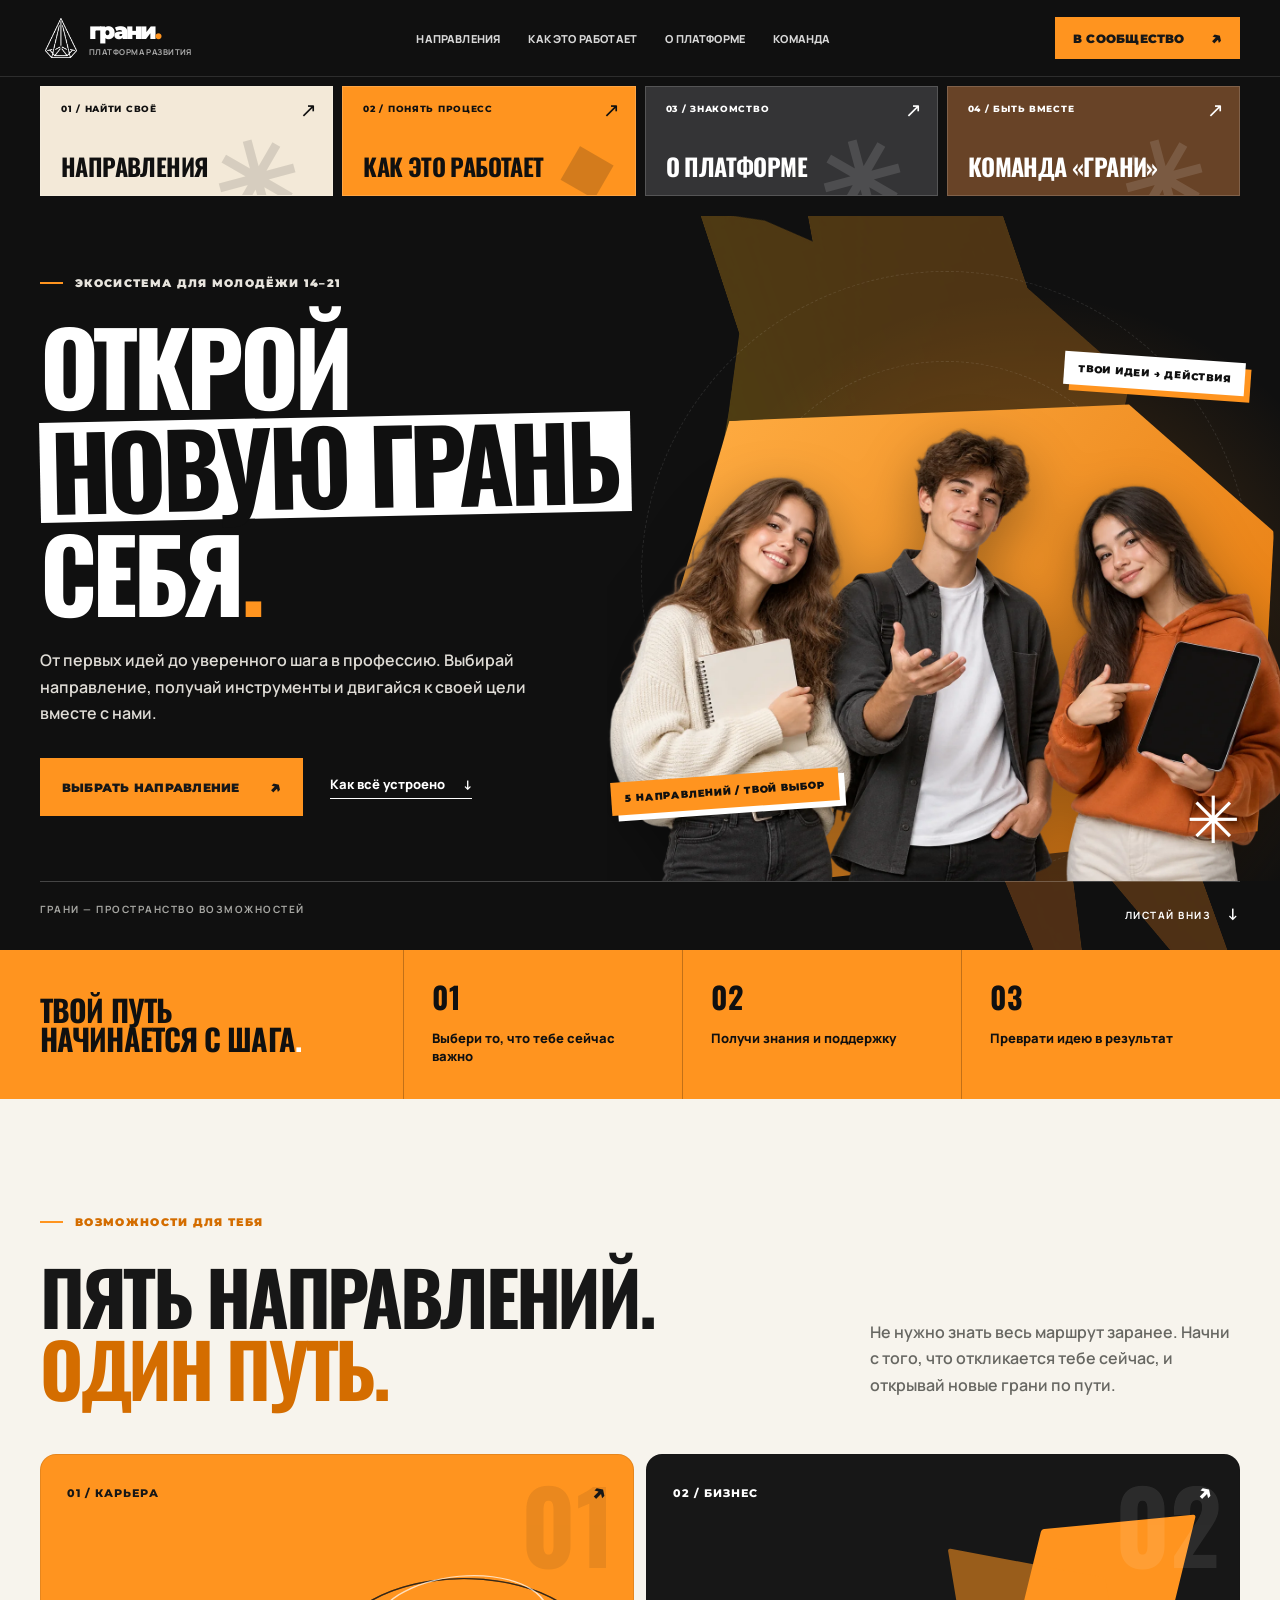
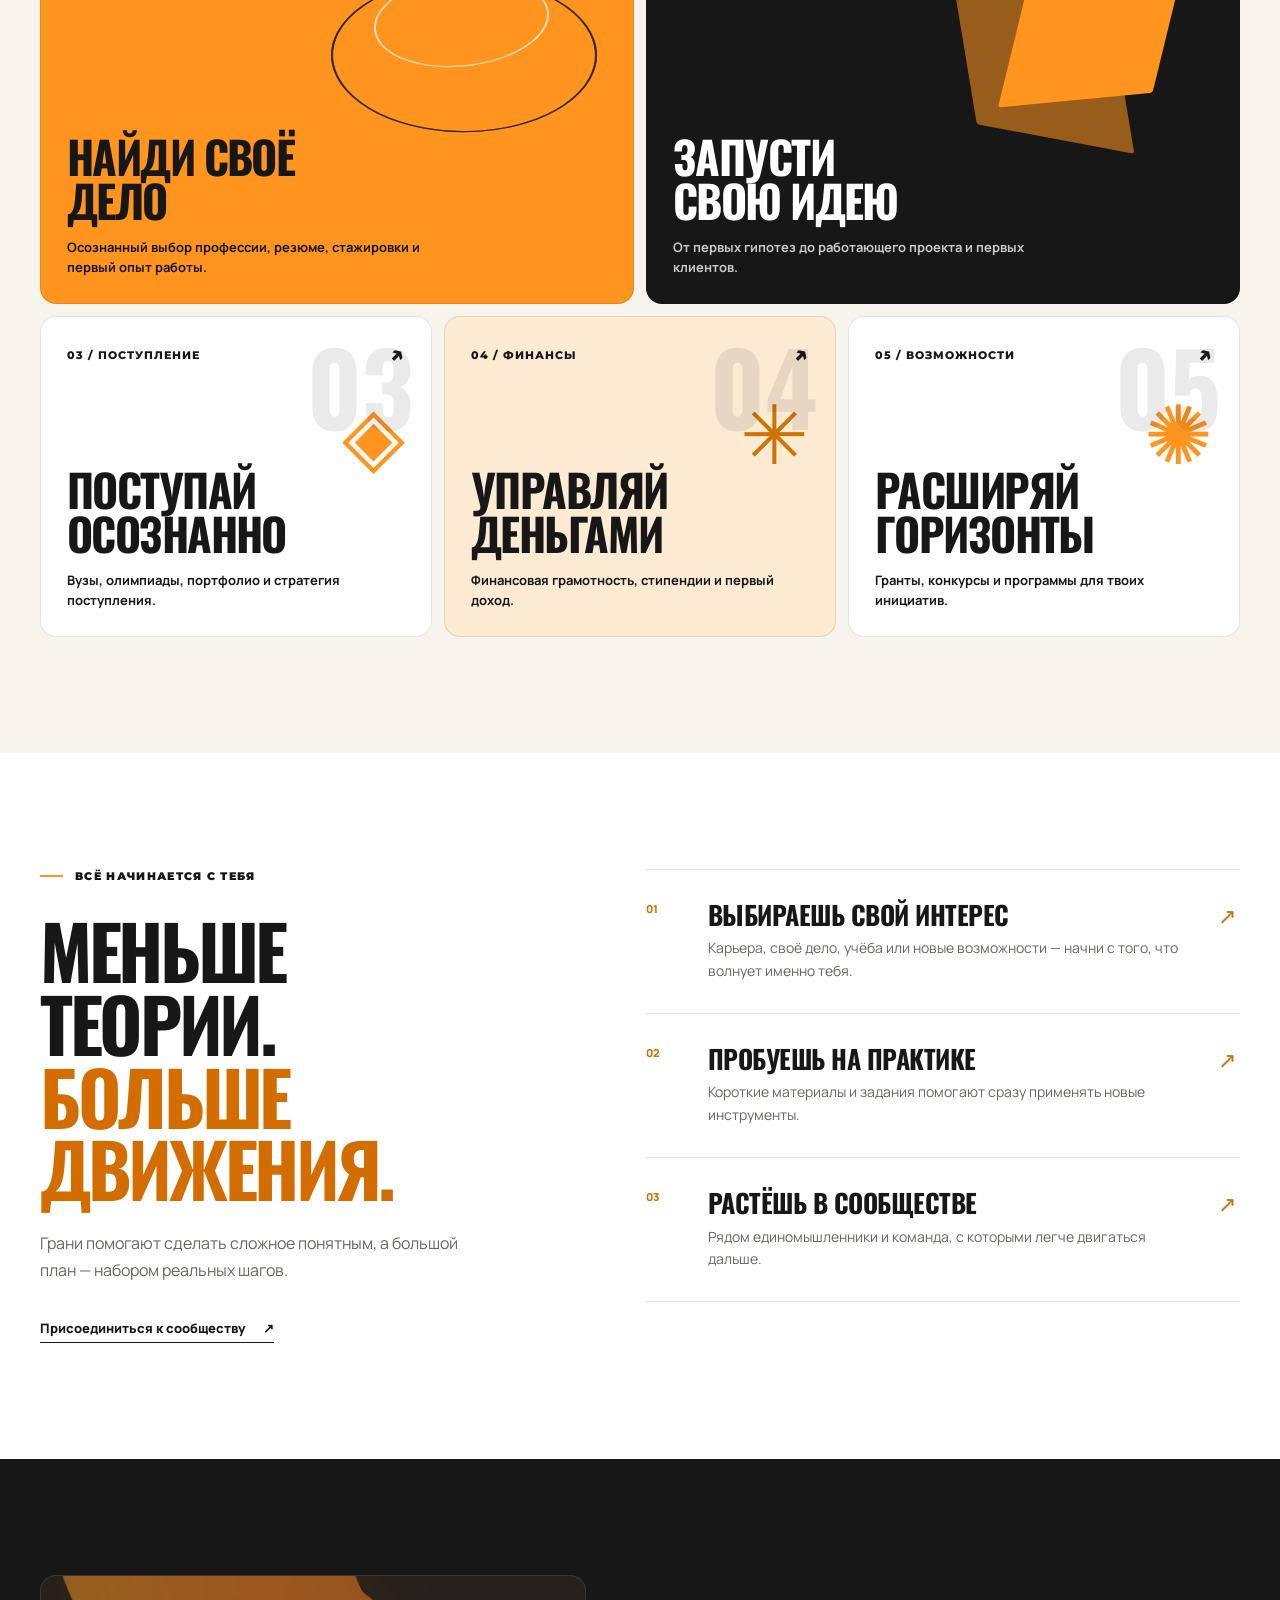
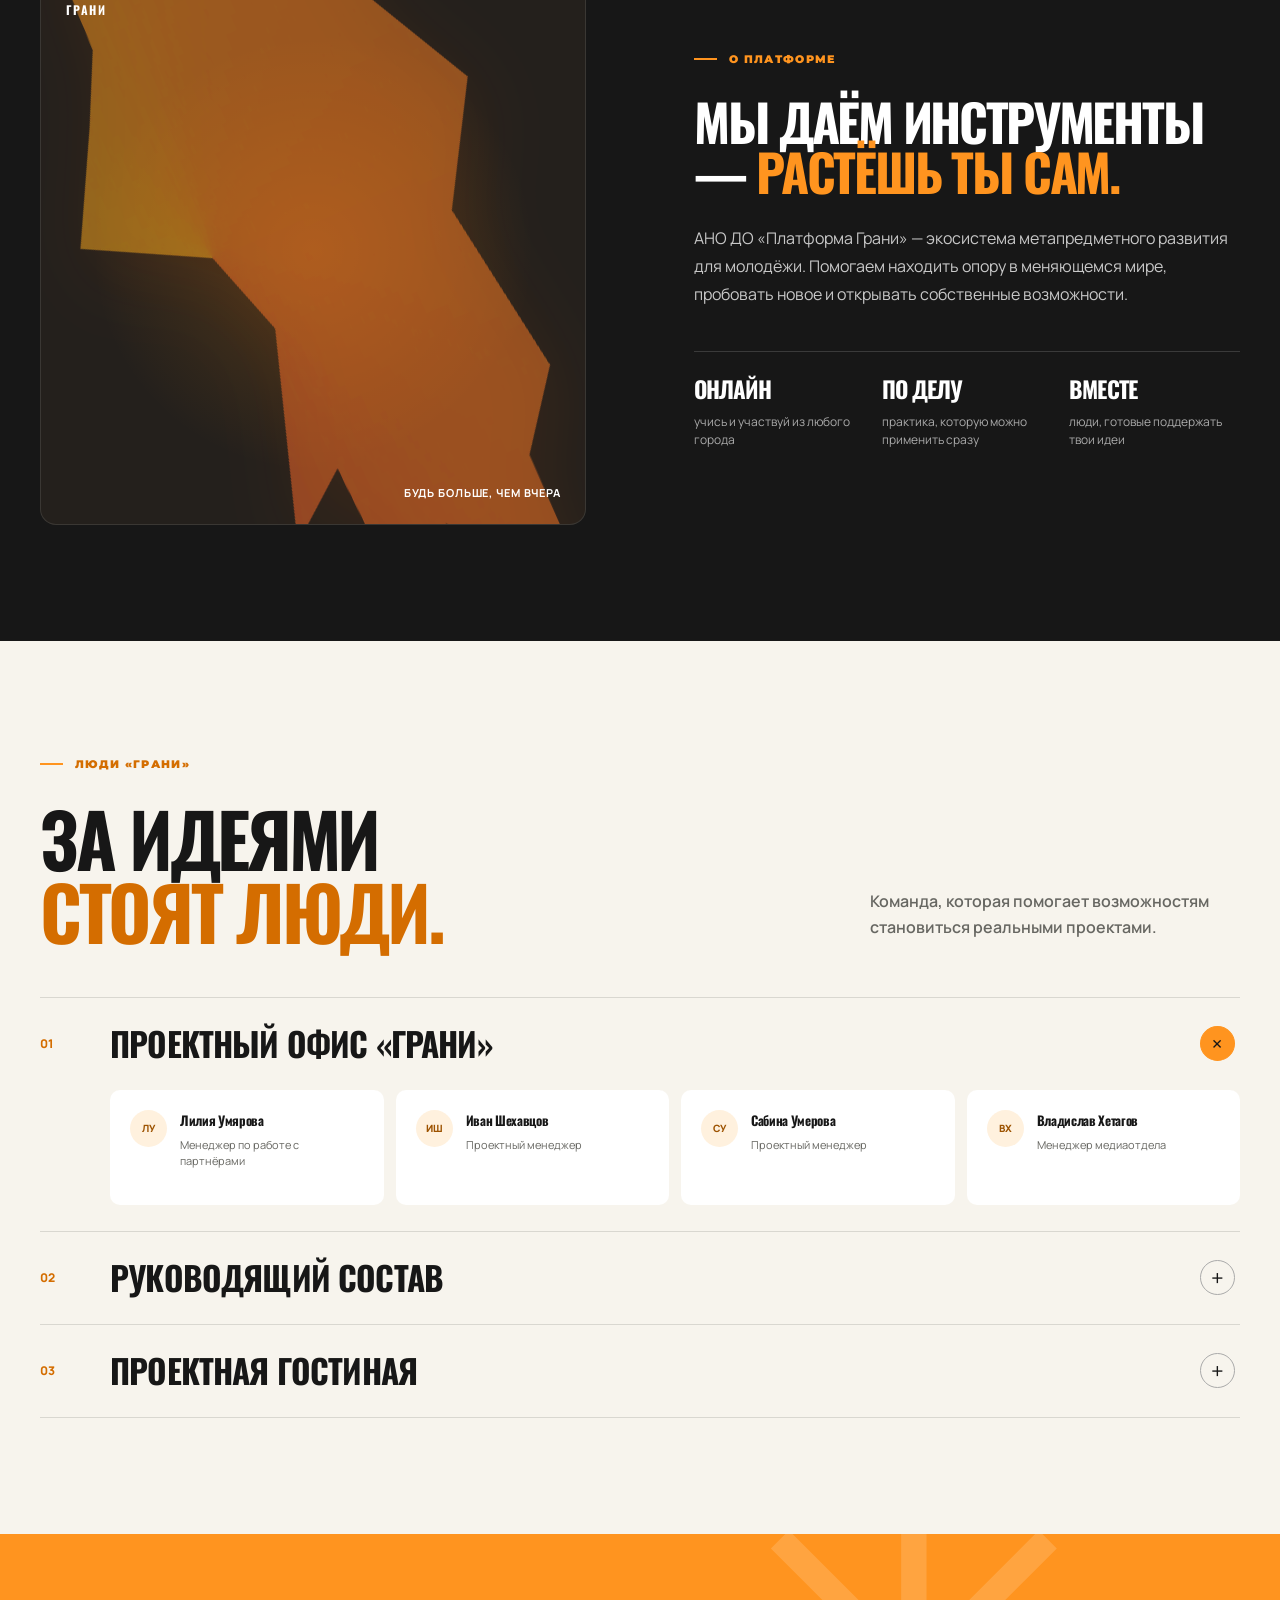
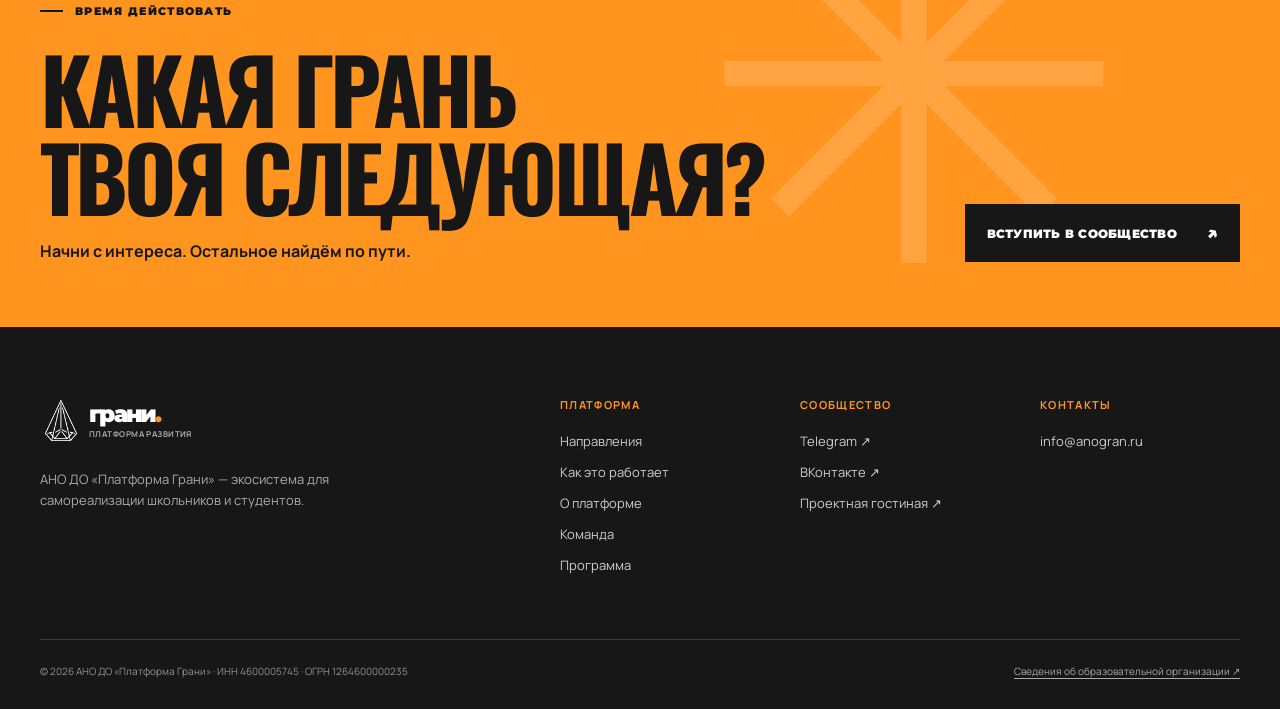
<file: index.html>
<!doctype html>
<html lang="ru">
<head>
  <meta charset="utf-8">
  <meta name="viewport" content="width=device-width, initial-scale=1, viewport-fit=cover">
  <meta name="theme-color" content="#171717">
  <meta name="description" content="Платформа «Грани» — экосистема развития для молодёжи. Карьера, бизнес, поступление, финансы и новые возможности.">
  <title>Грани — открой новую грань себя</title>
  <link rel="preconnect" href="https://fonts.googleapis.com">
  <link rel="preconnect" href="https://fonts.gstatic.com" crossorigin>
  <link href="https://fonts.googleapis.com/css2?family=Manrope:wght@400;500;600;700;800&amp;family=Montserrat:wght@700;800;900&amp;family=Oswald:wght@700&amp;display=swap" rel="stylesheet">
  <link rel="preload" as="image" href="assets/hero-youth.webp" type="image/webp">
  <link rel="stylesheet" href="styles.css">
  <link rel="stylesheet" href="campaign.css">
  <script src="script.js" defer></script>
</head>
<body>
  <a class="skip-link" href="#main">Перейти к содержанию</a>
  <header class="site-header" id="top">
    <div class="shell header-inner">
      <a class="brand" href="#top" aria-label="Грани — на главную"><span class="brand-mark"><img src="assets/grani-mark.png" width="442" height="557" alt=""></span><span class="brand-name">грани<span class="brand-dot">.</span><small>платформа развития</small></span></a>
      <nav class="desktop-nav" aria-label="Основная навигация"><a href="#directions">Направления</a><a href="#how">Как это работает</a><a href="#about">О платформе</a><a href="#team">Команда</a></nav>
      <a class="header-action" href="https://t.me/platformgran" target="_blank" rel="noopener noreferrer">В сообщество <span aria-hidden="true">↗</span></a>
      <button class="menu-toggle" type="button" aria-label="Открыть меню" aria-controls="mobile-menu" aria-expanded="false"><span></span><span></span></button>
    </div>
    <nav class="mobile-nav" id="mobile-menu" aria-label="Мобильная навигация" hidden><a href="#directions">Направления</a><a href="#how">Как это работает</a><a href="#about">О платформе</a><a href="#team">Команда</a><a href="https://t.me/platformgran" target="_blank" rel="noopener noreferrer">В сообщество ↗</a></nav>
  </header>
  <main id="main">
    <nav class="jump-rail" aria-label="Быстрый выбор"><div class="shell jump-rail-grid"><a href="#directions"><span>01 / Найти своё</span><strong>Направления</strong><i aria-hidden="true">↗</i></a><a href="#how"><span>02 / Понять процесс</span><strong>Как это работает</strong><i aria-hidden="true">↗</i></a><a href="#about"><span>03 / Знакомство</span><strong>О платформе</strong><i aria-hidden="true">↗</i></a><a href="#team"><span>04 / Быть вместе</span><strong>Команда «Грани»</strong><i aria-hidden="true">↗</i></a></div></nav>
    <section class="hero" aria-labelledby="hero-title">
      <div class="hero-grid shell">
        <div class="hero-copy"><p class="eyebrow hero-eyebrow"><span class="eyebrow-line"></span> Экосистема для молодёжи 14–21</p><h1 id="hero-title"><span class="hero-line">Открой</span><span class="hero-line hero-line-box">новую грань</span><span class="hero-line">себя<span class="period">.</span></span></h1><p class="hero-lead">От первых идей до уверенного шага в профессию. Выбирай направление, получай инструменты и двигайся к своей цели вместе с нами.</p><div class="hero-actions"><a class="button button-orange" href="#directions">Выбрать направление <span aria-hidden="true">↗</span></a><a class="text-link hero-link" href="#how">Как всё устроено <span aria-hidden="true">↓</span></a></div></div>
        <div class="hero-art" aria-hidden="true"><span class="art-orbit art-orbit-one"></span><span class="art-orbit art-orbit-two"></span><img class="art-prism" src="assets/brand-prism.webp" width="1170" height="1200" decoding="async" alt=""><div class="hero-photo-frame"><img class="hero-photo" src="assets/hero-youth.webp" width="1536" height="1024" decoding="async" fetchpriority="high" alt=""></div><span class="art-note art-note-top">твои идеи → действия</span><span class="art-note art-note-bottom">5 направлений / твой выбор</span><span class="art-spark">✳</span></div>
      </div>
      <div class="hero-bottom shell"><span>Грани — пространство возможностей</span><a href="#directions">Листай вниз <span aria-hidden="true">↓</span></a></div>
    </section>
    <section class="intro-strip" aria-label="Путь участника"><div class="shell intro-grid"><p class="intro-title">Твой путь<br>начинается с шага<span>.</span></p><div class="intro-step"><span>01</span><p>Выбери то, что тебе сейчас важно</p></div><div class="intro-step"><span>02</span><p>Получи знания и поддержку</p></div><div class="intro-step"><span>03</span><p>Преврати идею в результат</p></div></div></section>
    <section class="section directions" id="directions" aria-labelledby="directions-title"><div class="shell"><div class="section-heading"><div><p class="eyebrow"><span class="eyebrow-line"></span> Возможности для тебя</p><h2 id="directions-title">Пять направлений.<br><span>Один путь.</span></h2></div><p>Не нужно знать весь маршрут заранее. Начни с того, что откликается тебе сейчас, и открывай новые грани по пути.</p></div><div class="directions-grid">
      <article class="direction-card direction-card-feature orange-card"><div class="card-top"><span>01 / Карьера</span><span aria-hidden="true">↗</span></div><div class="card-graphic graphic-career" aria-hidden="true"><span></span><span></span><span></span></div><div><h3>Найди своё<br>дело</h3><p>Осознанный выбор профессии, резюме, стажировки и первый опыт работы.</p></div></article>
      <article class="direction-card direction-card-feature dark-card"><div class="card-top"><span>02 / Бизнес</span><span aria-hidden="true">↗</span></div><div class="card-graphic graphic-business" aria-hidden="true"><span></span><span></span></div><div><h3>Запусти<br>свою идею</h3><p>От первых гипотез до работающего проекта и первых клиентов.</p></div></article>
      <article class="direction-card light-card"><div class="card-top"><span>03 / Поступление</span><span aria-hidden="true">↗</span></div><div class="card-symbol" aria-hidden="true">◈</div><div><h3>Поступай<br>осознанно</h3><p>Вузы, олимпиады, портфолио и стратегия поступления.</p></div></article>
      <article class="direction-card pale-card"><div class="card-top"><span>04 / Финансы</span><span aria-hidden="true">↗</span></div><div class="card-symbol" aria-hidden="true">✳</div><div><h3>Управляй<br>деньгами</h3><p>Финансовая грамотность, стипендии и первый доход.</p></div></article>
      <article class="direction-card light-card"><div class="card-top"><span>05 / Возможности</span><span aria-hidden="true">↗</span></div><div class="card-symbol" aria-hidden="true">✺</div><div><h3>Расширяй<br>горизонты</h3><p>Гранты, конкурсы и программы для твоих инициатив.</p></div></article>
    </div></div></section>
    <section class="section how" id="how" aria-labelledby="how-title"><div class="shell how-grid"><div class="how-heading"><p class="eyebrow"><span class="eyebrow-line"></span> Всё начинается с тебя</p><h2 id="how-title">Меньше теории.<br><span>Больше движения.</span></h2><p>Грани помогают сделать сложное понятным, а большой план — набором реальных шагов.</p><a class="text-link" href="https://t.me/platformgran" target="_blank" rel="noopener noreferrer">Присоединиться к сообществу <span aria-hidden="true">↗</span></a></div><div class="how-list"><div class="how-item"><span class="how-number">01</span><div><h3>Выбираешь свой интерес</h3><p>Карьера, своё дело, учёба или новые возможности — начни с того, что волнует именно тебя.</p></div><span class="how-arrow" aria-hidden="true">↗</span></div><div class="how-item"><span class="how-number">02</span><div><h3>Пробуешь на практике</h3><p>Короткие материалы и задания помогают сразу применять новые инструменты.</p></div><span class="how-arrow" aria-hidden="true">↗</span></div><div class="how-item"><span class="how-number">03</span><div><h3>Растёшь в сообществе</h3><p>Рядом единомышленники и команда, с которыми легче двигаться дальше.</p></div><span class="how-arrow" aria-hidden="true">↗</span></div></div></div></section>
    <section class="section about" id="about" aria-labelledby="about-title"><div class="shell about-grid"><div class="about-visual" aria-hidden="true"><span class="about-visual-word">ГРАНИ</span><img src="assets/brand-prism.webp" width="1170" height="1200" loading="lazy" decoding="async" alt=""><span class="about-visual-caption">будь больше, чем вчера</span></div><div class="about-copy"><p class="eyebrow"><span class="eyebrow-line"></span> О платформе</p><h2 id="about-title">Мы даём инструменты — <span>растёшь ты сам.</span></h2><p>АНО ДО «Платформа Грани» — экосистема метапредметного развития для молодёжи. Помогаем находить опору в меняющемся мире, пробовать новое и открывать собственные возможности.</p><div class="about-values"><div><strong>Онлайн</strong><span>учись и участвуй из любого города</span></div><div><strong>По делу</strong><span>практика, которую можно применить сразу</span></div><div><strong>Вместе</strong><span>люди, готовые поддержать твои идеи</span></div></div></div></div></section>
    <section class="section team" id="team" aria-labelledby="team-title"><div class="shell"><div class="section-heading team-heading"><div><p class="eyebrow"><span class="eyebrow-line"></span> Люди «Грани»</p><h2 id="team-title">За идеями<br><span>стоят люди.</span></h2></div><p>Команда, которая помогает возможностям становиться реальными проектами.</p></div><div class="team-groups">
      <details class="team-group" open><summary><span>01</span><strong>Проектный офис «Грани»</strong><span class="details-icon" aria-hidden="true">+</span></summary><div class="people-grid"><div class="person"><span>ЛУ</span><div><h3>Лилия Умярова</h3><p>Менеджер по работе с партнёрами</p></div></div><div class="person"><span>ИШ</span><div><h3>Иван Шехавцов</h3><p>Проектный менеджер</p></div></div><div class="person"><span>СУ</span><div><h3>Сабина Умерова</h3><p>Проектный менеджер</p></div></div><div class="person"><span>ВХ</span><div><h3>Владислав Хетагов</h3><p>Менеджер медиаотдела</p></div></div></div></details>
      <details class="team-group"><summary><span>02</span><strong>Руководящий состав</strong><span class="details-icon" aria-hidden="true">+</span></summary><div class="people-grid"><div class="person"><span>ВП</span><div><h3>Виктор Пученков</h3><p>Директор</p></div></div><div class="person"><span>ВС</span><div><h3>Владимир Сёмов</h3><p>Заместитель директора по методологии</p></div></div><div class="person"><span>НВ</span><div><h3>Наталья Воробьёва</h3><p>Заместитель директора по маркетингу</p></div></div></div></details>
      <details class="team-group"><summary><span>03</span><strong>Проектная гостиная</strong><span class="details-icon" aria-hidden="true">+</span></summary><div class="people-grid"><div class="person"><span>ВК</span><div><h3>Владислав Костин</h3><p>Руководитель флагманского проекта</p></div></div><div class="person"><span>ДМ</span><div><h3>Дарья Макаренко</h3><p>Копирайтер</p></div></div></div></details>
    </div></div></section>
    <section class="cta" aria-labelledby="cta-title"><div class="shell cta-inner"><div><p class="eyebrow"><span class="eyebrow-line"></span> Время действовать</p><h2 id="cta-title">Какая грань<br>твоя следующая?</h2><p>Начни с интереса. Остальное найдём по пути.</p></div><a class="button button-dark" href="https://t.me/platformgran" target="_blank" rel="noopener noreferrer">Вступить в сообщество <span aria-hidden="true">↗</span></a><span class="cta-star" aria-hidden="true">✳</span></div></section>
  </main>
  <footer class="site-footer" id="contacts"><div class="shell footer-main"><div class="footer-brand"><a class="brand" href="#top"><span class="brand-mark"><img src="assets/grani-mark.png" width="442" height="557" alt=""></span><span class="brand-name">грани<span class="brand-dot">.</span><small>платформа развития</small></span></a><p>АНО ДО «Платформа Грани» — экосистема для самореализации школьников и студентов.</p></div><div class="footer-column"><strong>Платформа</strong><a href="#directions">Направления</a><a href="#how">Как это работает</a><a href="#about">О платформе</a><a href="#team">Команда</a><a href="program.html">Программа</a></div><div class="footer-column"><strong>Сообщество</strong><a href="https://t.me/platformgran" target="_blank" rel="noopener noreferrer">Telegram ↗</a><a href="https://vk.ru/platformgrani" target="_blank" rel="noopener noreferrer">ВКонтакте ↗</a><a href="https://t.me/projectgost" target="_blank" rel="noopener noreferrer">Проектная гостиная ↗</a></div><div class="footer-column"><strong>Контакты</strong><a href="mailto:info@anogran.ru">info@anogran.ru</a></div></div><div class="shell footer-bottom"><span>© 2026 АНО ДО «Платформа Грани» · ИНН 4600005745 · ОГРН 1264600000235</span><a href="https://ano-do-self-realization.ru/%d1%81%d0%b2%d0%b5%d0%b4%d0%b5%d0%bd%d0%b8%d1%8f-%d0%be%d0%b1-%d0%be%d0%b1%d1%80%d0%b0%d0%b7%d0%be%d0%b2%d0%b0%d1%82%d0%b5%d0%bb%d1%8c%d0%bd%d0%be%d0%b9-%d0%be%d1%80%d0%b3%d0%b0%d0%bd%d0%b8%d0%b7/" target="_blank" rel="noopener noreferrer">Сведения об образовательной организации ↗</a></div></footer>
</body>
</html>
</file>
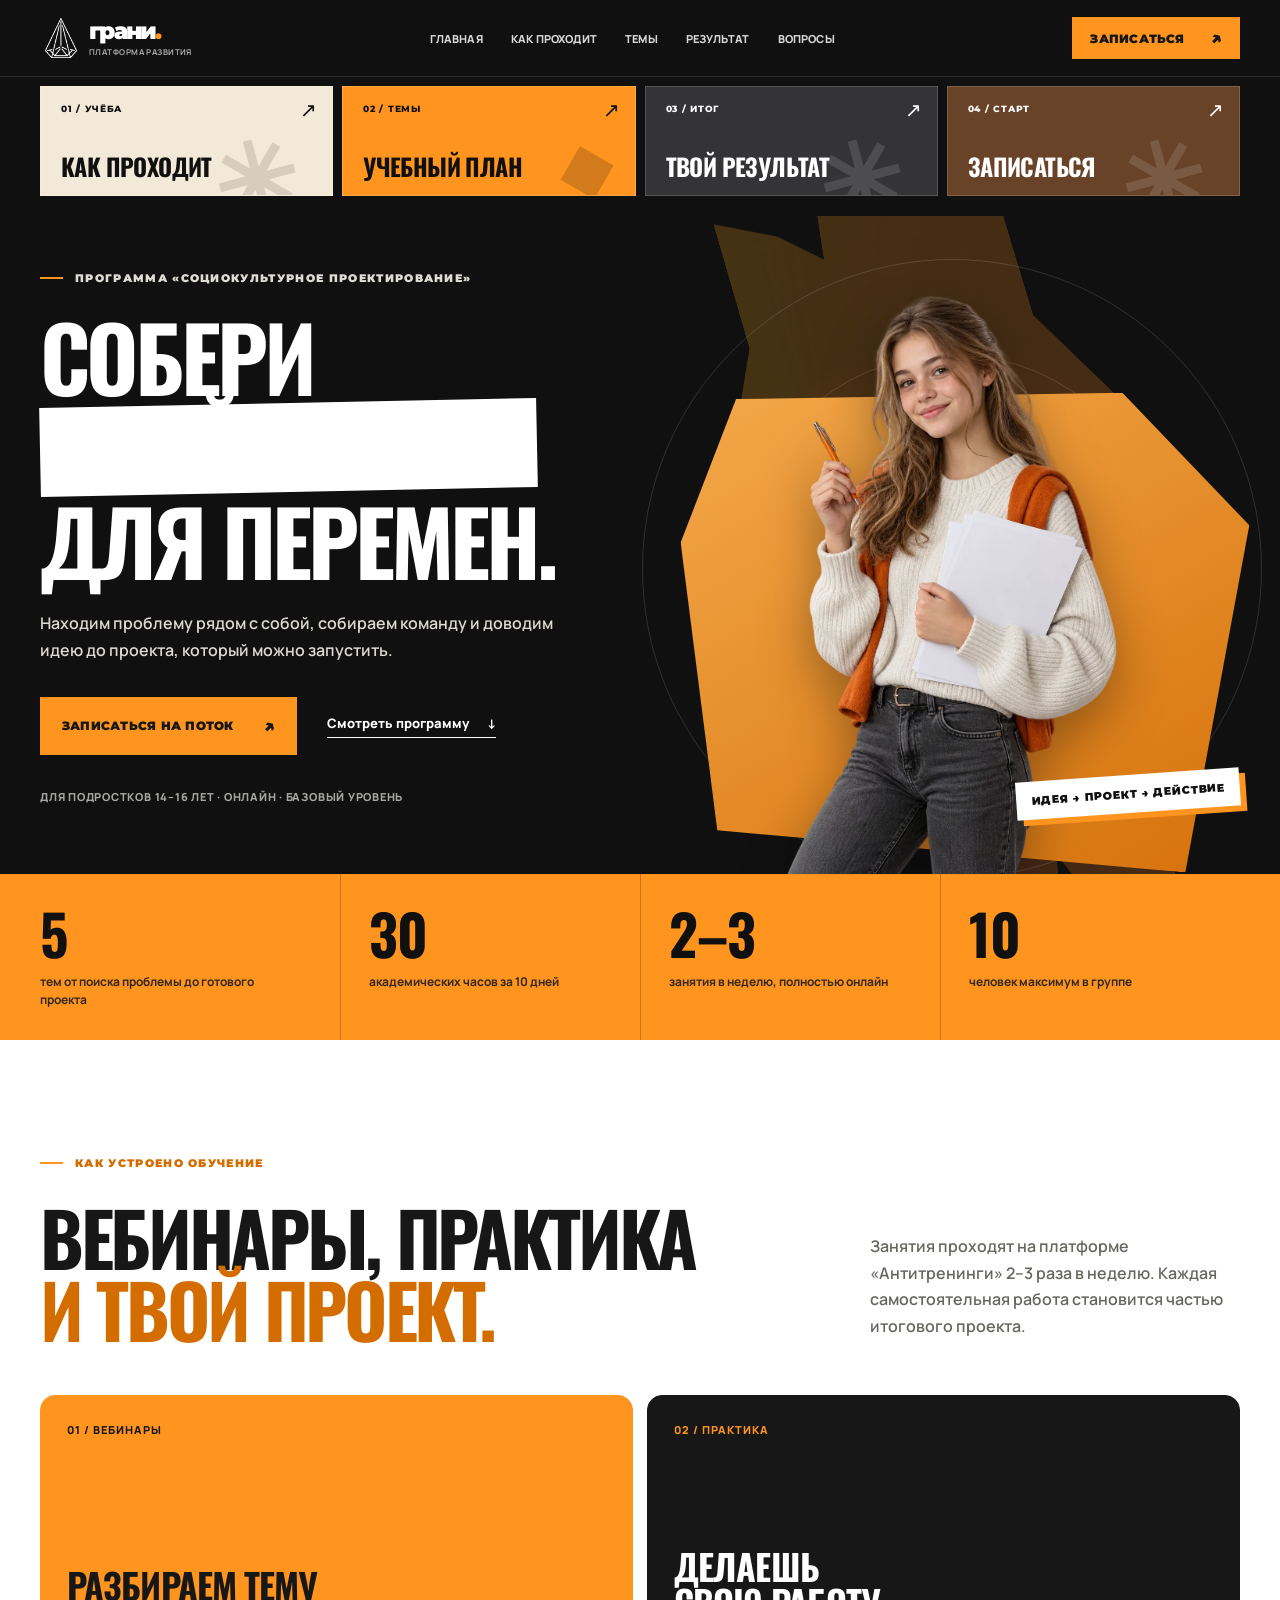
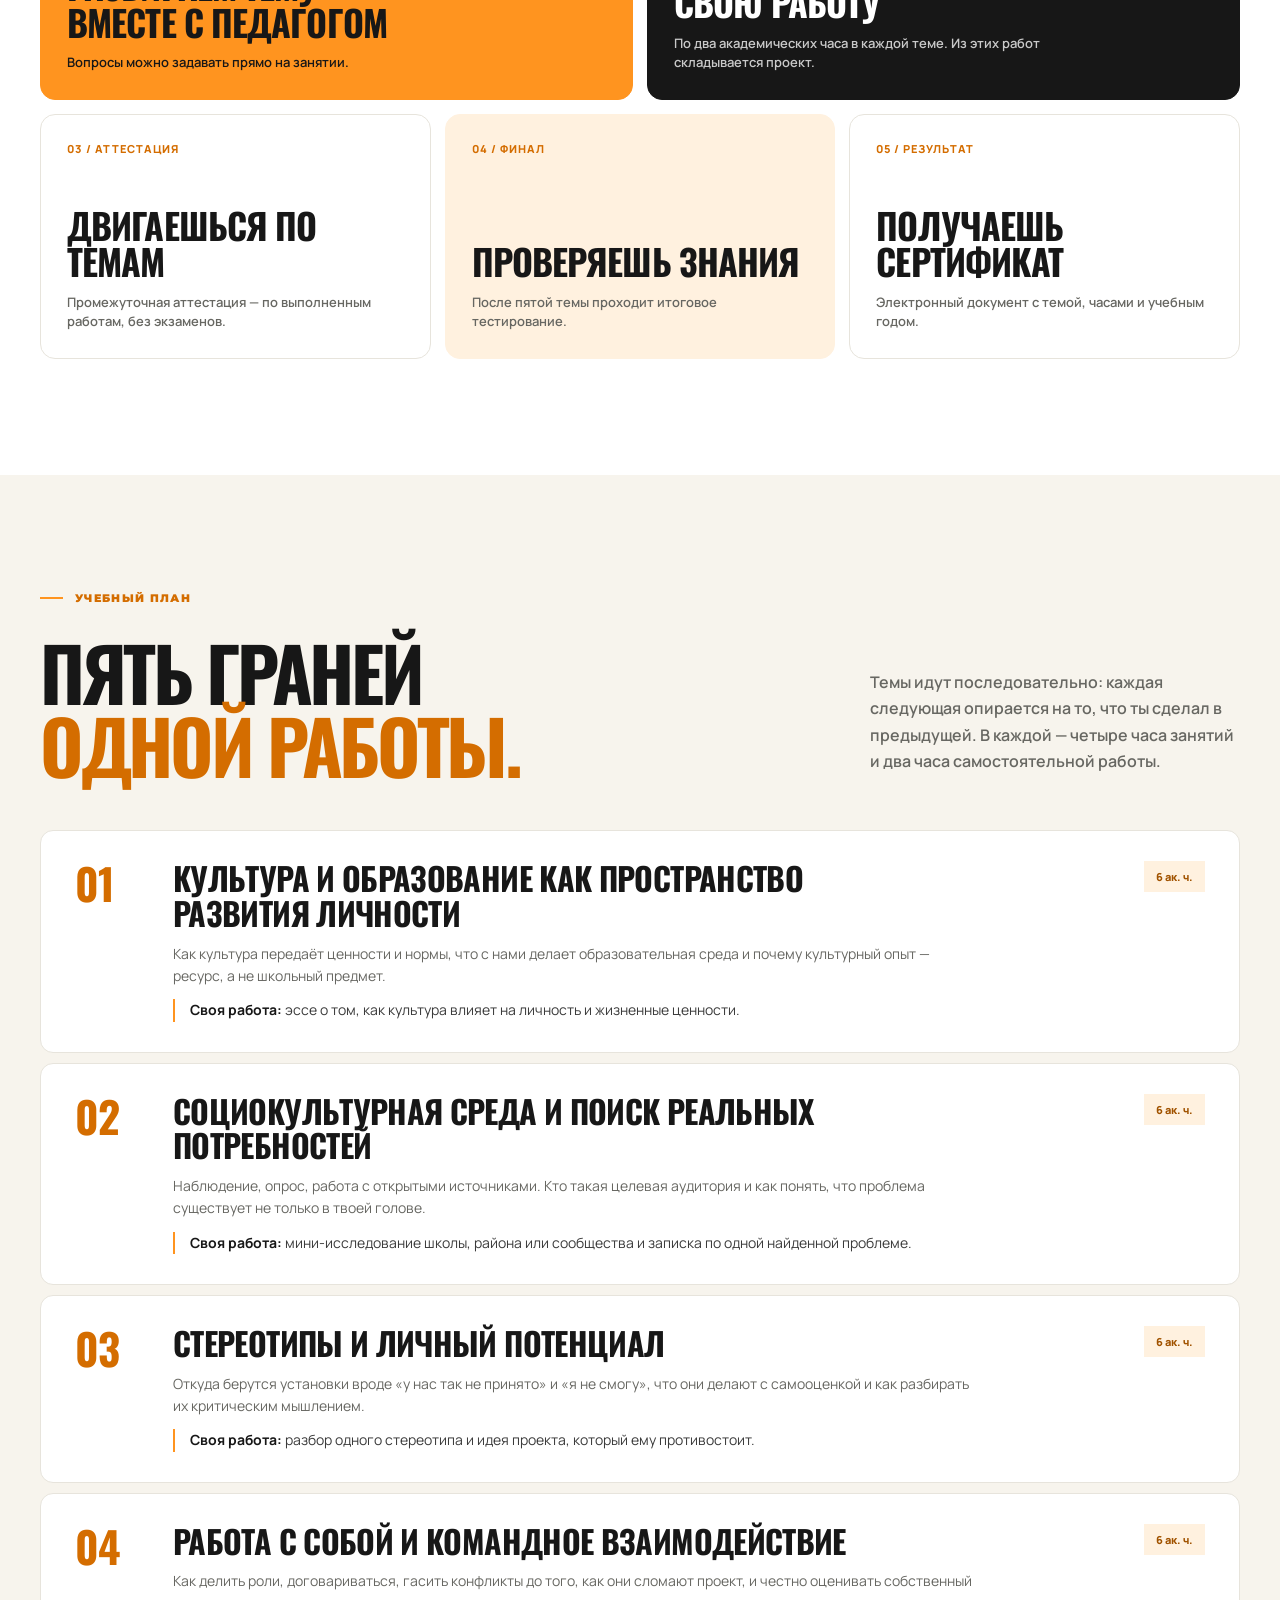
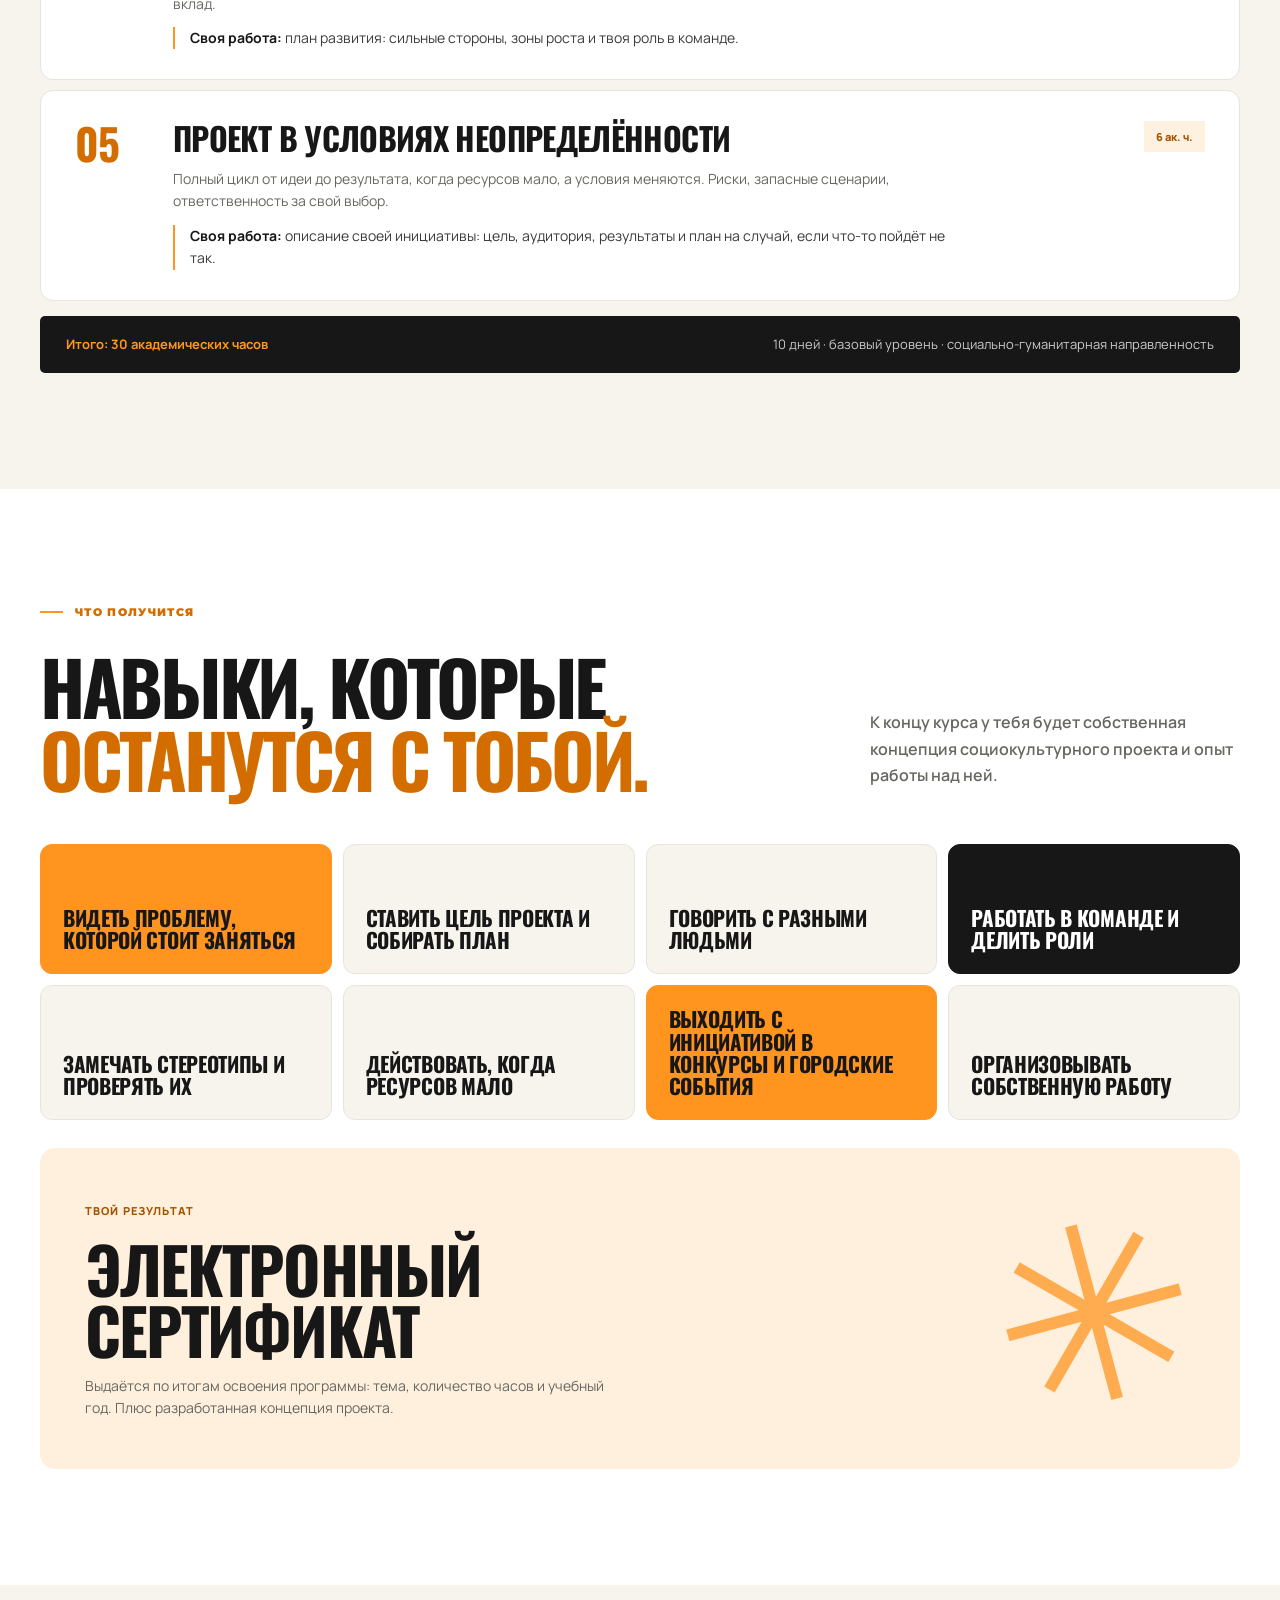
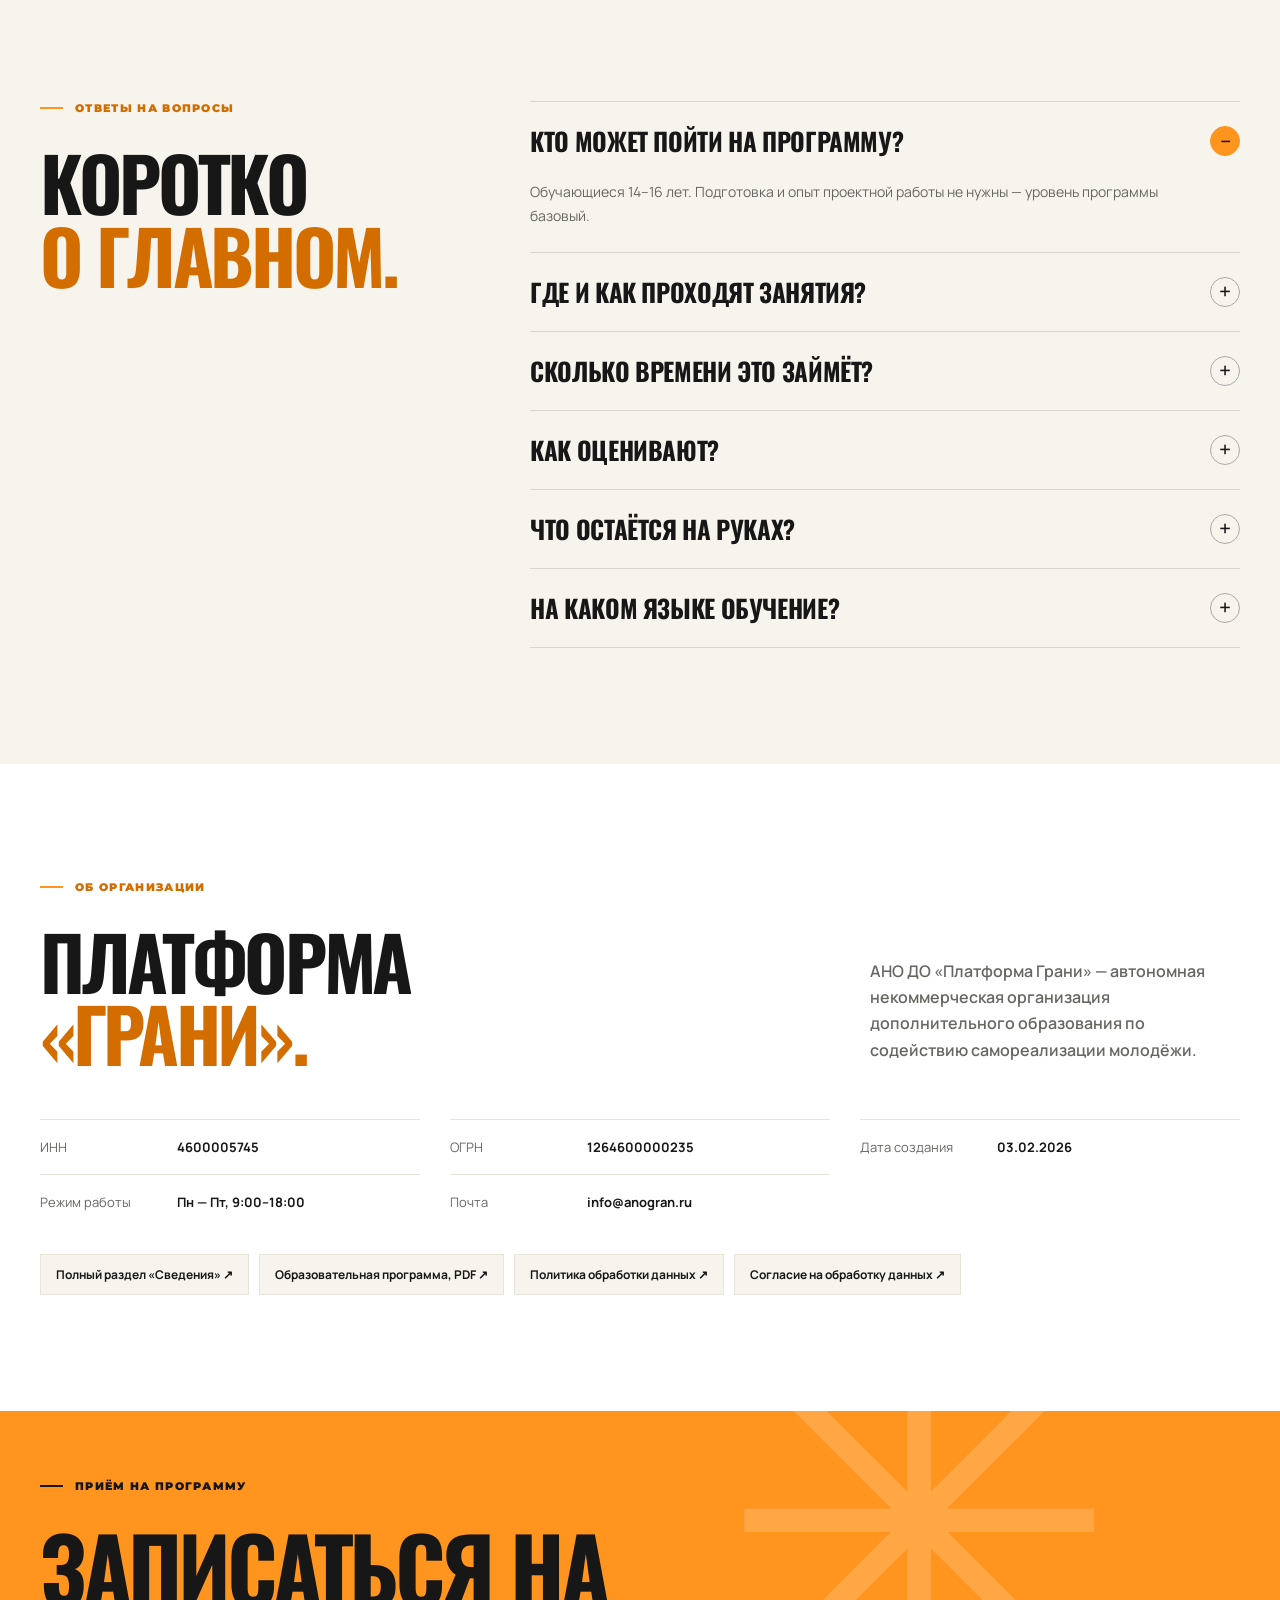
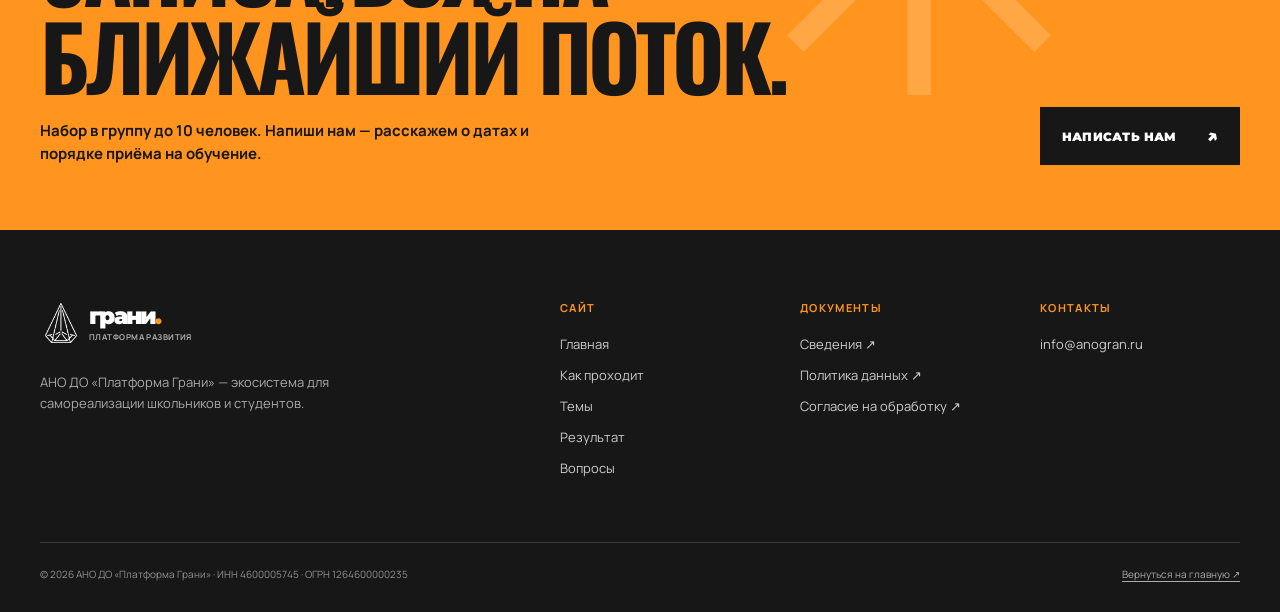
<file: program.html>
<!doctype html>
<html lang="ru">
<head>
  <meta charset="utf-8">
  <meta name="viewport" content="width=device-width, initial-scale=1, viewport-fit=cover">
  <meta name="theme-color" content="#171717">
  <meta name="description" content="«Социокультурное проектирование» — онлайн-программа Платформы «Грани» для подростков 14–16 лет: пять тем, практика и собственный проект.">
  <title>Социокультурное проектирование — Платформа «Грани»</title>
  <link rel="preconnect" href="https://fonts.googleapis.com">
  <link rel="preconnect" href="https://fonts.gstatic.com" crossorigin>
  <link href="https://fonts.googleapis.com/css2?family=Manrope:wght@400;500;600;700;800&amp;family=Montserrat:wght@700;800;900&amp;family=Oswald:wght@700&amp;display=swap" rel="stylesheet">
  <link rel="preload" as="image" href="assets/program-student.webp" type="image/webp">
  <link rel="stylesheet" href="styles.css">
  <link rel="stylesheet" href="program.css">
  <link rel="stylesheet" href="campaign.css">
  <script src="script.js" defer></script>
</head>
<body>
  <a class="skip-link" href="#main">Перейти к содержанию</a>
  <header class="site-header" id="top">
    <div class="shell header-inner">
      <a class="brand" href="index.html" aria-label="Грани — на главную"><span class="brand-mark"><img src="assets/grani-mark.png" width="442" height="557" alt=""></span><span class="brand-name">грани<span class="brand-dot">.</span><small>платформа развития</small></span></a>
      <nav class="desktop-nav" aria-label="Основная навигация"><a href="index.html">Главная</a><a href="#format">Как проходит</a><a href="#program">Темы</a><a href="#results">Результат</a><a href="#faq">Вопросы</a></nav>
      <a class="header-action" href="#apply">Записаться <span aria-hidden="true">↗</span></a>
      <button class="menu-toggle" type="button" aria-label="Открыть меню" aria-controls="mobile-menu" aria-expanded="false"><span></span><span></span></button>
    </div>
    <nav class="mobile-nav" id="mobile-menu" aria-label="Мобильная навигация" hidden><a href="index.html">Главная</a><a href="#format">Как проходит</a><a href="#program">Темы</a><a href="#results">Результат</a><a href="#faq">Вопросы</a><a href="#info">Организация</a><a href="#apply">Записаться ↗</a></nav>
  </header>

  <main id="main">
    <nav class="jump-rail jump-rail-program" aria-label="Разделы программы"><div class="shell jump-rail-grid"><a href="#format"><span>01 / Учёба</span><strong>Как проходит</strong><i aria-hidden="true">↗</i></a><a href="#program"><span>02 / Темы</span><strong>Учебный план</strong><i aria-hidden="true">↗</i></a><a href="#results"><span>03 / Итог</span><strong>Твой результат</strong><i aria-hidden="true">↗</i></a><a href="#apply"><span>04 / Старт</span><strong>Записаться</strong><i aria-hidden="true">↗</i></a></div></nav>
    <section class="program-hero" aria-labelledby="program-title">
      <div class="shell program-hero-grid">
        <div class="program-hero-copy"><p class="eyebrow"><span class="eyebrow-line"></span> Программа «Социокультурное проектирование»</p><h1 id="program-title"><span class="hero-line">Собери</span><span class="hero-line hero-line-box">свой проект</span><span class="hero-line">для перемен.</span></h1><p>Находим проблему рядом с собой, собираем команду и доводим идею до проекта, который можно запустить.</p><div class="program-hero-actions"><a class="button button-orange" href="#apply">Записаться на поток <span aria-hidden="true">↗</span></a><a class="text-link" href="#program">Смотреть программу <span aria-hidden="true">↓</span></a></div><p class="program-hero-note">Для подростков 14–16 лет · Онлайн · Базовый уровень</p></div>
        <div class="program-hero-art" aria-hidden="true"><span class="program-ring ring-a"></span><span class="program-ring ring-b"></span><img class="program-prism" src="assets/brand-prism.webp" width="1170" height="1200" decoding="async" alt=""><div class="program-photo-frame"><img class="program-photo" src="assets/program-student.webp" width="1024" height="1536" decoding="async" fetchpriority="high" alt=""></div><span class="program-art-label">идея → проект → действие</span></div>
      </div>
    </section>
    <section class="program-stats" aria-label="О программе в цифрах"><div class="shell program-stats-grid"><div><strong>5</strong><span>тем от поиска проблемы до готового проекта</span></div><div><strong>30</strong><span>академических часов за 10 дней</span></div><div><strong>2–3</strong><span>занятия в неделю, полностью онлайн</span></div><div><strong>10</strong><span>человек максимум в группе</span></div></div></section>

    <section class="section program-format" id="format" aria-labelledby="format-title"><div class="shell"><div class="section-heading"><div><p class="eyebrow"><span class="eyebrow-line"></span> Как устроено обучение</p><h2 id="format-title">Вебинары, практика<br><span>и твой проект.</span></h2></div><p>Занятия проходят на платформе «Антитренинги» 2–3 раза в неделю. Каждая самостоятельная работа становится частью итогового проекта.</p></div><div class="format-grid"><article class="format-card format-orange"><span>01 / Вебинары</span><h3>Разбираем тему<br>вместе с педагогом</h3><p>Вопросы можно задавать прямо на занятии.</p></article><article class="format-card format-dark"><span>02 / Практика</span><h3>Делаешь<br>свою работу</h3><p>По два академических часа в каждой теме. Из этих работ складывается проект.</p></article><article class="format-card"><span>03 / Аттестация</span><h3>Двигаешься по темам</h3><p>Промежуточная аттестация — по выполненным работам, без экзаменов.</p></article><article class="format-card format-pale"><span>04 / Финал</span><h3>Проверяешь знания</h3><p>После пятой темы проходит итоговое тестирование.</p></article><article class="format-card"><span>05 / Результат</span><h3>Получаешь сертификат</h3><p>Электронный документ с темой, часами и учебным годом.</p></article></div></div></section>

    <section class="section syllabus" id="program" aria-labelledby="syllabus-title"><div class="shell"><div class="section-heading"><div><p class="eyebrow"><span class="eyebrow-line"></span> Учебный план</p><h2 id="syllabus-title">Пять граней<br><span>одной работы.</span></h2></div><p>Темы идут последовательно: каждая следующая опирается на то, что ты сделал в предыдущей. В каждой — четыре часа занятий и два часа самостоятельной работы.</p></div><div class="syllabus-list">
      <article class="syllabus-item"><span class="syllabus-number">01</span><div><h3>Культура и образование как пространство развития личности</h3><p>Как культура передаёт ценности и нормы, что с нами делает образовательная среда и почему культурный опыт — ресурс, а не школьный предмет.</p><p class="syllabus-task"><strong>Своя работа:</strong> эссе о том, как культура влияет на личность и жизненные ценности.</p></div><span class="syllabus-hours">6 ак. ч.</span></article>
      <article class="syllabus-item"><span class="syllabus-number">02</span><div><h3>Социокультурная среда и поиск реальных потребностей</h3><p>Наблюдение, опрос, работа с открытыми источниками. Кто такая целевая аудитория и как понять, что проблема существует не только в твоей голове.</p><p class="syllabus-task"><strong>Своя работа:</strong> мини-исследование школы, района или сообщества и записка по одной найденной проблеме.</p></div><span class="syllabus-hours">6 ак. ч.</span></article>
      <article class="syllabus-item"><span class="syllabus-number">03</span><div><h3>Стереотипы и личный потенциал</h3><p>Откуда берутся установки вроде «у нас так не принято» и «я не смогу», что они делают с самооценкой и как разбирать их критическим мышлением.</p><p class="syllabus-task"><strong>Своя работа:</strong> разбор одного стереотипа и идея проекта, который ему противостоит.</p></div><span class="syllabus-hours">6 ак. ч.</span></article>
      <article class="syllabus-item"><span class="syllabus-number">04</span><div><h3>Работа с собой и командное взаимодействие</h3><p>Как делить роли, договариваться, гасить конфликты до того, как они сломают проект, и честно оценивать собственный вклад.</p><p class="syllabus-task"><strong>Своя работа:</strong> план развития: сильные стороны, зоны роста и твоя роль в команде.</p></div><span class="syllabus-hours">6 ак. ч.</span></article>
      <article class="syllabus-item"><span class="syllabus-number">05</span><div><h3>Проект в условиях неопределённости</h3><p>Полный цикл от идеи до результата, когда ресурсов мало, а условия меняются. Риски, запасные сценарии, ответственность за свой выбор.</p><p class="syllabus-task"><strong>Своя работа:</strong> описание своей инициативы: цель, аудитория, результаты и план на случай, если что-то пойдёт не так.</p></div><span class="syllabus-hours">6 ак. ч.</span></article>
    </div><div class="syllabus-total"><strong>Итого: 30 академических часов</strong><span>10 дней · базовый уровень · социально-гуманитарная направленность</span></div></div></section>

    <section class="section outcomes" id="results" aria-labelledby="results-title"><div class="shell"><div class="section-heading"><div><p class="eyebrow"><span class="eyebrow-line"></span> Что получится</p><h2 id="results-title">Навыки, которые<br><span>останутся с тобой.</span></h2></div><p>К концу курса у тебя будет собственная концепция социокультурного проекта и опыт работы над ней.</p></div><div class="outcomes-grid"><div>Видеть проблему, которой стоит заняться</div><div>Ставить цель проекта и собирать план</div><div>Говорить с разными людьми</div><div>Работать в команде и делить роли</div><div>Замечать стереотипы и проверять их</div><div>Действовать, когда ресурсов мало</div><div>Выходить с инициативой в конкурсы и городские события</div><div>Организовывать собственную работу</div></div><div class="certificate"><div><span class="certificate-label">Твой результат</span><h3>Электронный<br>сертификат</h3><p>Выдаётся по итогам освоения программы: тема, количество часов и учебный год. Плюс разработанная концепция проекта.</p></div><span class="certificate-symbol" aria-hidden="true">✳</span></div></div></section>

    <section class="section program-faq" id="faq" aria-labelledby="faq-title"><div class="shell faq-grid"><div><p class="eyebrow"><span class="eyebrow-line"></span> Ответы на вопросы</p><h2 id="faq-title">Коротко<br><span>о главном.</span></h2></div><div class="faq-list">
      <details open><summary>Кто может пойти на программу?</summary><p>Обучающиеся 14–16 лет. Подготовка и опыт проектной работы не нужны — уровень программы базовый.</p></details>
      <details><summary>Где и как проходят занятия?</summary><p>Полностью онлайн, на платформе «Антитренинги», 2–3 раза в неделю. Форма обучения — очная, исключительно с применением электронного обучения и дистанционных образовательных технологий.</p></details>
      <details><summary>Сколько времени это займёт?</summary><p>30 академических часов за 10 дней — около двух недель. В каждой из пяти тем четыре часа занятий и два часа самостоятельной работы.</p></details>
      <details><summary>Как оценивают?</summary><p>Промежуточная аттестация — самостоятельные работы по темам. Итоговый контроль — тестирование после пятой темы.</p></details>
      <details><summary>Что остаётся на руках?</summary><p>Электронный сертификат об освоении программы и собственная концепция социокультурного проекта, с которой можно идти в конкурсы и городские инициативы.</p></details>
      <details><summary>На каком языке обучение?</summary><p>На русском. Направленность программы — социально-гуманитарная.</p></details>
    </div></div></section>

    <section class="section organization" id="info" aria-labelledby="info-title"><div class="shell"><div class="section-heading"><div><p class="eyebrow"><span class="eyebrow-line"></span> Об организации</p><h2 id="info-title">Платформа<br><span>«Грани».</span></h2></div><p>АНО ДО «Платформа Грани» — автономная некоммерческая организация дополнительного образования по содействию самореализации молодёжи.</p></div><dl class="organization-facts"><div><dt>ИНН</dt><dd>4600005745</dd></div><div><dt>ОГРН</dt><dd>1264600000235</dd></div><div><dt>Дата создания</dt><dd>03.02.2026</dd></div><div><dt>Режим работы</dt><dd>Пн — Пт, 9:00–18:00</dd></div><div><dt>Почта</dt><dd><a href="mailto:info@anogran.ru">info@anogran.ru</a></dd></div></dl><div class="organization-links"><a href="https://ano-do-self-realization.ru/%d1%81%d0%b2%d0%b5%d0%b4%d0%b5%d0%bd%d0%b8%d1%8f-%d0%be%d0%b1-%d0%be%d0%b1%d1%80%d0%b0%d0%b7%d0%be%d0%b2%d0%b0%d1%82%d0%b5%d0%bb%d1%8c%d0%bd%d0%be%d0%b9-%d0%be%d1%80%d0%b3%d0%b0%d0%bd%d0%b8%d0%b7/" target="_blank" rel="noopener noreferrer">Полный раздел «Сведения» ↗</a><a href="https://ano-do-self-realization.ru/wp-content/uploads/2026/03/Образовательная-программа.pdf" target="_blank" rel="noopener noreferrer">Образовательная программа, PDF ↗</a><a href="https://ano-do-self-realization.ru/policy/" target="_blank" rel="noopener noreferrer">Политика обработки данных ↗</a><a href="https://ano-do-self-realization.ru/soglasie/" target="_blank" rel="noopener noreferrer">Согласие на обработку данных ↗</a></div></div></section>

    <section class="program-apply" id="apply" aria-labelledby="apply-title"><div class="shell apply-grid"><div><p class="eyebrow"><span class="eyebrow-line"></span> Приём на программу</p><h2 id="apply-title">Записаться на<br>ближайший поток.</h2><p>Набор в группу до 10 человек. Напиши нам — расскажем о датах и порядке приёма на обучение.</p></div><div class="apply-actions"><a class="button button-dark" href="mailto:info@anogran.ru?subject=Запись%20на%20программу%20«Социокультурное%20проектирование»">Написать нам <span aria-hidden="true">↗</span></a></div><span class="apply-star" aria-hidden="true">✳</span></div></section>
  </main>
  <footer class="site-footer" id="contacts"><div class="shell footer-main"><div class="footer-brand"><a class="brand" href="index.html"><span class="brand-mark"><img src="assets/grani-mark.png" width="442" height="557" alt=""></span><span class="brand-name">грани<span class="brand-dot">.</span><small>платформа развития</small></span></a><p>АНО ДО «Платформа Грани» — экосистема для самореализации школьников и студентов.</p></div><div class="footer-column"><strong>Сайт</strong><a href="index.html">Главная</a><a href="#format">Как проходит</a><a href="#program">Темы</a><a href="#results">Результат</a><a href="#faq">Вопросы</a></div><div class="footer-column"><strong>Документы</strong><a href="https://ano-do-self-realization.ru/%d1%81%d0%b2%d0%b5%d0%b4%d0%b5%d0%bd%d0%b8%d1%8f-%d0%be%d0%b1-%d0%be%d0%b1%d1%80%d0%b0%d0%b7%d0%be%d0%b2%d0%b0%d1%82%d0%b5%d0%bb%d1%8c%d0%bd%d0%be%d0%b9-%d0%be%d1%80%d0%b3%d0%b0%d0%bd%d0%b8%d0%b7/" target="_blank" rel="noopener noreferrer">Сведения ↗</a><a href="https://ano-do-self-realization.ru/policy/" target="_blank" rel="noopener noreferrer">Политика данных ↗</a><a href="https://ano-do-self-realization.ru/soglasie/" target="_blank" rel="noopener noreferrer">Согласие на обработку ↗</a></div><div class="footer-column"><strong>Контакты</strong><a href="mailto:info@anogran.ru">info@anogran.ru</a></div></div><div class="shell footer-bottom"><span>© 2026 АНО ДО «Платформа Грани» · ИНН 4600005745 · ОГРН 1264600000235</span><a href="index.html">Вернуться на главную ↗</a></div></footer>
</body>
</html>
</file>
<file: styles.css>
:root{--ink:#171717;--ink-2:#252525;--orange:#ff8f0f;--orange-deep:#e77c00;--cream:#f8f6f1;--line:#e7e4dc;--muted:#676762;--display:'Montserrat',Arial,sans-serif;--body:'Manrope',Arial,sans-serif}
*,*::before,*::after{box-sizing:border-box}
html{scroll-behavior:smooth;scroll-padding-top:88px}
body{margin:0;background:#fff;color:var(--ink);font-family:var(--body);-webkit-font-smoothing:antialiased}
button,a{font:inherit}a{color:inherit;text-decoration:none}button{cursor:pointer}
img{display:block;max-width:100%}h1,h2,h3,p{margin:0}h1,h2,h3{font-family:var(--display)}
::selection{background:var(--orange);color:var(--ink)}
:focus-visible{outline:2px solid var(--orange);outline-offset:4px}
.shell{width:min(100% - 80px,1360px);margin-inline:auto}.skip-link{position:absolute;top:-100px;left:20px;z-index:100;padding:12px 18px;background:var(--orange);color:var(--ink)}.skip-link:focus{top:12px}
.site-header{position:sticky;top:0;z-index:30;background:var(--ink);color:#fff;border-bottom:1px solid rgba(255,255,255,.12)}
.header-inner{height:82px;display:flex;align-items:center;gap:36px}
.brand{display:inline-flex;align-items:center;gap:8px;flex:none;color:#fff}.brand-mark{width:41px;height:46px;display:flex;align-items:center;justify-content:center}.brand-mark img{width:32px;height:41px;object-fit:contain;filter:invert(1)}.brand-name{font-family:var(--display);font-size:23px;line-height:.9;letter-spacing:-.075em;font-weight:900}.brand-dot{color:var(--orange)}.brand-name small{display:block;margin-top:6px;font-family:var(--body);font-size:8px;font-weight:700;letter-spacing:.055em;text-transform:uppercase;color:#a9a9a9}
.desktop-nav{display:flex;gap:clamp(18px,2.2vw,38px);margin:auto}.desktop-nav a{font-size:13px;font-weight:700;color:#d7d7d7;transition:color .2s}.desktop-nav a:hover,.footer-column a:hover{color:var(--orange)}
.header-action{display:inline-flex;align-items:center;justify-content:space-between;gap:26px;min-height:43px;padding:0 18px;background:var(--orange);color:var(--ink);font-size:12px;font-weight:800;border-radius:4px;white-space:nowrap;transition:background .2s,transform .2s}.header-action:hover,.button-orange:hover{background:#ffab45;transform:translateY(-2px)}.header-action span,.button span{font-size:18px;line-height:1}
.menu-toggle{display:none;border:1px solid rgba(255,255,255,.3);border-radius:4px;background:transparent;width:44px;height:44px;padding:10px;align-items:center;justify-content:center;flex-direction:column;gap:6px}.menu-toggle span{display:block;width:22px;height:2px;background:#fff;transition:transform .2s}.menu-toggle[aria-expanded=true] span:first-child{transform:translateY(4px) rotate(45deg)}.menu-toggle[aria-expanded=true] span:last-child{transform:translateY(-4px) rotate(-45deg)}.mobile-nav[hidden]{display:none}.mobile-nav{padding:14px 40px 26px;background:var(--ink);display:grid;gap:0}.mobile-nav a{padding:14px 0;border-top:1px solid rgba(255,255,255,.12);font-family:var(--display);font-size:18px;font-weight:700}.mobile-nav a:last-child{color:var(--orange)}
.hero{background:var(--ink);color:#fff;overflow:hidden}.hero-grid{display:grid;grid-template-columns:1.05fr .95fr;min-height:620px;align-items:center;gap:28px}.hero-copy{position:relative;z-index:2;padding:80px 0 76px}.eyebrow{display:flex;align-items:center;gap:12px;margin-bottom:30px;font-size:11px;font-weight:800;letter-spacing:.13em;text-transform:uppercase}.eyebrow-line{width:23px;height:2px;background:var(--orange);flex:none}.hero-eyebrow{color:#e7e4dd}.hero h1{max-width:860px;font-size:clamp(60px,6.5vw,104px);font-weight:900;letter-spacing:-.072em;line-height:.99}.hero h1 span{color:var(--orange)}.period{color:#fff!important}.hero-lead{max-width:590px;margin-top:34px;font-size:clamp(15px,1.4vw,18px);line-height:1.7;color:#c9c8c4}.hero-actions{display:flex;align-items:center;flex-wrap:wrap;gap:32px;margin-top:38px}.button{display:inline-flex;align-items:center;justify-content:space-between;gap:30px;padding:18px 22px;min-height:55px;border-radius:4px;font-size:13px;font-weight:800;transition:background .2s,transform .2s}.button-orange{background:var(--orange);color:var(--ink)}.text-link{display:inline-flex;gap:18px;align-items:center;font-size:13px;font-weight:800;border-bottom:1px solid currentColor;padding-bottom:5px;transition:color .2s}.text-link:hover{color:var(--orange)}.hero-link{color:#fff}
.hero-art{height:560px;position:relative;isolation:isolate}.hero-art::before{content:'';position:absolute;inset:13% -12% 3% -18%;z-index:-2;background:radial-gradient(circle at 58% 53%,rgba(255,143,15,.19),transparent 54%)}.art-orbit{position:absolute;left:50%;top:50%;border:1px solid rgba(255,255,255,.11);border-radius:50%;transform:translate(-50%,-50%)}.art-orbit-one{width:460px;height:460px}.art-orbit-two{width:660px;height:660px}.art-prism{position:absolute;z-index:-1;width:min(100%,590px);max-width:none;left:47%;top:48%;transform:translate(-50%,-50%) rotate(-20deg);filter:brightness(1.42) saturate(1.5) hue-rotate(-18deg) drop-shadow(0 30px 52px rgba(255,115,0,.22));animation:prism-float 8s ease-in-out infinite}.art-note{position:absolute;z-index:2;padding:12px 15px;border:1px solid rgba(255,255,255,.35);background:rgba(36,36,36,.78);backdrop-filter:blur(10px);font-size:11px;font-weight:800;letter-spacing:.08em;text-transform:uppercase}.art-note-top{right:0;top:15%}.art-note-bottom{left:0;bottom:12%}.art-spark{position:absolute;right:7%;bottom:4%;color:var(--orange);font-size:70px;line-height:1}.hero-bottom{display:flex;justify-content:space-between;padding:20px 0 26px;border-top:1px solid rgba(255,255,255,.15);font-size:10px;font-weight:700;letter-spacing:.15em;text-transform:uppercase;color:#a6a6a2}.hero-bottom a{color:#fff}.hero-bottom a span{margin-left:12px;font-size:16px}@keyframes prism-float{50%{transform:translate(-50%,-53%) rotate(-15deg)}}
.intro-strip{background:#242424;color:#fff}.intro-grid{display:grid;grid-template-columns:1.3fr repeat(3,1fr);gap:0;min-height:148px}.intro-title{align-self:center;font-family:var(--display);font-size:22px;font-weight:800;letter-spacing:-.05em;line-height:1.15}.intro-title span{color:var(--orange)}.intro-step{padding:33px 28px;border-left:1px solid rgba(255,255,255,.13)}.intro-step span{display:block;margin-bottom:20px;color:var(--orange);font-size:11px;font-weight:800}.intro-step p{max-width:210px;font-size:13px;font-weight:700;line-height:1.35}
.section{padding:120px 0}.section-heading{display:flex;align-items:end;justify-content:space-between;gap:70px;margin-bottom:50px}.section-heading .eyebrow{color:var(--orange-deep)}h2{font-size:clamp(40px,4.4vw,68px);font-weight:900;line-height:1.03;letter-spacing:-.065em}h2 span{color:var(--orange-deep)}.section-heading>p{max-width:370px;margin-bottom:6px;color:var(--muted);font-size:16px;line-height:1.65}.directions{background:var(--cream)}.directions-grid{display:grid;grid-template-columns:repeat(6,minmax(0,1fr));gap:16px}.direction-card{grid-column:span 2;min-height:320px;border-radius:8px;padding:26px;display:flex;flex-direction:column;justify-content:space-between;overflow:hidden;position:relative;transition:transform .25s,box-shadow .25s}.direction-card:hover{transform:translateY(-5px);box-shadow:0 20px 35px rgba(25,25,25,.12)}.direction-card-feature{grid-column:span 3;min-height:420px}.card-top{display:flex;align-items:center;justify-content:space-between;position:relative;z-index:2;font-size:11px;font-weight:800;letter-spacing:.09em;text-transform:uppercase}.card-top span:last-child{font-size:23px;line-height:1}.direction-card h3{position:relative;z-index:2;margin-bottom:14px;font-size:clamp(26px,2.9vw,42px);font-weight:900;line-height:1.08;letter-spacing:-.055em}.direction-card p{position:relative;z-index:2;max-width:390px;font-size:13px;line-height:1.55;font-weight:600}.orange-card{background:var(--orange);color:var(--ink)}.dark-card{background:var(--ink);color:#fff}.dark-card p{color:#c9c9c9}.light-card{background:#fff;border:1px solid var(--line)}.pale-card{background:#fcead3}.card-graphic{position:absolute;right:6%;top:15%;width:45%;height:50%;pointer-events:none}.graphic-career span{position:absolute;display:block;border:2px solid rgba(23,23,23,.65);border-radius:50%;width:100%;aspect-ratio:1;transform:scaleY(.58) rotate(-28deg)}.graphic-career span:nth-child(2){transform:scaleY(.58) rotate(30deg)}.graphic-career span:nth-child(3){width:68%;left:15%;top:10%;height:68%;border-color:rgba(255,255,255,.7)}.graphic-business span{position:absolute;display:block;background:var(--orange);width:60%;height:75%;transform:skewY(-20deg) rotate(15deg);right:10%;top:2%;border-radius:3px}.graphic-business span:nth-child(2){transform:skewY(20deg) rotate(-10deg);right:31%;top:20%;opacity:.56}.card-symbol{align-self:flex-end;margin-top:20px;font-size:82px;line-height:1;color:var(--orange);font-family:var(--display);font-weight:500}.pale-card .card-symbol{color:#d07306}
.how{background:#fff}.how-grid{display:grid;grid-template-columns:.9fr 1.1fr;gap:10%}.how-heading h2{margin-bottom:26px}.how-heading>p:not(.eyebrow){max-width:450px;font-size:16px;line-height:1.7;color:var(--muted);margin-bottom:32px}.how-heading .text-link{color:var(--ink)}.how-list{border-top:1px solid var(--line)}.how-item{display:grid;grid-template-columns:44px 1fr 22px;gap:18px;padding:31px 0;border-bottom:1px solid var(--line)}.how-number{font-size:11px;font-weight:800;color:var(--orange-deep)}.how-item h3{font-size:20px;font-weight:800;letter-spacing:-.04em;margin-bottom:9px}.how-item p{color:var(--muted);font-size:14px;line-height:1.6}.how-arrow{font-size:22px;color:var(--orange-deep)}
.about{background:#1b1b1b;color:#fff}.about-grid{display:grid;grid-template-columns:1fr 1fr;gap:9%;align-items:center}.about-visual{height:550px;position:relative;overflow:hidden;background:#262626;border:1px solid rgba(255,255,255,.1);border-radius:8px;display:flex;align-items:center;justify-content:center}.about-visual::before{content:'';position:absolute;inset:0;background:radial-gradient(circle at center,rgba(255,143,15,.2),transparent 57%)}.about-visual img{position:relative;z-index:1;width:78%;transform:rotate(-24deg);filter:brightness(1.42) saturate(1.5) hue-rotate(-18deg) drop-shadow(0 25px 35px rgba(255,103,0,.17))}.about-visual-word{position:absolute;z-index:2;top:25px;left:25px;font-family:var(--display);font-size:12px;font-weight:900;letter-spacing:.12em}.about-visual-caption{position:absolute;z-index:2;bottom:24px;right:24px;font-size:11px;font-weight:700;letter-spacing:.08em;text-transform:uppercase}.about-copy .eyebrow{color:var(--orange)}.about-copy h2{font-size:clamp(38px,4vw,62px)}.about-copy h2 span{color:var(--orange)}.about-copy>p:not(.eyebrow){margin-top:27px;max-width:570px;color:#c8c8c8;font-size:16px;line-height:1.75}.about-values{display:grid;grid-template-columns:repeat(3,1fr);gap:17px;margin-top:43px;padding-top:26px;border-top:1px solid rgba(255,255,255,.15)}.about-values div{display:flex;flex-direction:column;gap:12px}.about-values strong{font-family:var(--display);font-size:17px;letter-spacing:-.04em}.about-values span{font-size:12px;line-height:1.5;color:#aaa}
.team{background:var(--cream)}.team-groups{border-top:1px solid #d9d7d0}.team-group{border-bottom:1px solid #d9d7d0}.team-group summary{list-style:none;display:grid;grid-template-columns:70px 1fr 40px;align-items:center;min-height:92px;cursor:pointer}.team-group summary::-webkit-details-marker{display:none}.team-group summary>span:first-child{font-size:12px;font-weight:800;color:var(--orange-deep)}.team-group summary strong{font-family:var(--display);font-size:clamp(19px,2.1vw,28px);font-weight:800;letter-spacing:-.045em}.details-icon{width:35px;height:35px;border:1px solid #aaa;border-radius:50%;display:grid;place-items:center;font-size:22px;line-height:1;transition:transform .2s,background .2s}.team-group[open] .details-icon{transform:rotate(45deg);background:var(--orange);border-color:var(--orange)}.people-grid{display:grid;grid-template-columns:repeat(4,1fr);gap:12px;padding:0 0 26px 70px}.person{min-height:115px;display:flex;align-items:flex-start;gap:13px;background:#fff;padding:20px;border-radius:5px}.person>span{width:37px;height:37px;flex:none;display:grid;place-items:center;background:#fff1de;color:#9d5300;border-radius:50%;font-size:10px;font-weight:800}.person h3{font-size:13px;font-weight:800;letter-spacing:-.025em;margin-bottom:7px}.person p{font-size:11px;line-height:1.45;color:var(--muted)}
.cta{background:var(--orange);overflow:hidden}.cta-inner{position:relative;min-height:380px;padding-top:70px;padding-bottom:65px;display:flex;align-items:end;justify-content:space-between;gap:40px}.cta .eyebrow{margin-bottom:26px}.cta .eyebrow-line{background:var(--ink)}.cta h2{font-size:clamp(44px,5.5vw,82px);position:relative;z-index:1}.cta p:last-child{margin-top:21px;font-size:16px;font-weight:700}.button-dark{position:relative;z-index:2;background:var(--ink);color:#fff;white-space:nowrap}.button-dark:hover{background:#333;transform:translateY(-2px)}.cta-star{position:absolute;right:9%;top:-130px;font-size:520px;line-height:1;color:rgba(255,255,255,.15);pointer-events:none}
.site-footer{background:var(--ink);color:#fff}.footer-main{display:grid;grid-template-columns:2.4fr repeat(3,1fr);gap:40px;padding-top:70px;padding-bottom:65px}.footer-brand p{max-width:300px;margin-top:23px;color:#aaa;font-size:13px;line-height:1.6}.footer-column{display:flex;flex-direction:column;align-items:flex-start;gap:13px}.footer-column strong{margin-bottom:7px;font-size:11px;letter-spacing:.12em;text-transform:uppercase;color:var(--orange)}.footer-column a{font-size:13px;color:#ccc;transition:color .2s}.footer-bottom{display:flex;justify-content:space-between;gap:28px;border-top:1px solid rgba(255,255,255,.15);padding-top:24px;padding-bottom:30px;font-size:10px;line-height:1.5;color:#929292}.footer-bottom a{color:#aaa;text-decoration:underline;text-underline-offset:3px}
@media(max-width:1100px){.shell{width:min(100% - 48px,1360px)}.desktop-nav{gap:17px}.desktop-nav a{font-size:11px}.header-inner{gap:20px}.hero h1{font-size:clamp(56px,6vw,82px)}.intro-grid{grid-template-columns:1.2fr repeat(3,1fr)}.intro-step{padding-left:18px}.people-grid{grid-template-columns:repeat(2,1fr)}}
@media(max-width:820px){.desktop-nav,.header-action{display:none}.header-inner{justify-content:space-between;height:72px}.menu-toggle{display:flex}.hero-grid{grid-template-columns:1fr;min-height:auto;gap:0}.hero-copy{padding:78px 0 24px}.hero h1{max-width:640px}.hero-art{height:390px}.art-prism{width:460px}.art-orbit-one{width:350px;height:350px}.art-orbit-two{width:520px;height:520px}.hero-bottom{position:relative}.intro-grid{grid-template-columns:repeat(3,1fr);padding:28px 0}.intro-title{grid-column:1/-1;margin-bottom:22px}.intro-step{padding:20px 15px 10px}.intro-step:nth-child(2){border-left:0}.section{padding:90px 0}.section-heading{align-items:start}.directions-grid{grid-template-columns:repeat(2,1fr)}.direction-card,.direction-card-feature{grid-column:span 1}.direction-card-feature{min-height:380px}.direction-card{min-height:300px}.direction-card:last-child{grid-column:span 2}.how-grid,.about-grid{grid-template-columns:1fr;gap:48px}.about-visual{height:390px}.about-visual img{width:350px}.footer-main{grid-template-columns:repeat(2,1fr)}}
@media(max-width:600px){.shell{width:min(100% - 36px,1360px)}.mobile-nav{padding-inline:18px}.hero-copy{padding:62px 0 10px}.eyebrow{font-size:9px;letter-spacing:.1em;margin-bottom:22px}.hero h1{font-size:clamp(48px,11vw,70px)}.hero-lead{font-size:14px;margin-top:23px}.hero-actions{gap:22px;margin-top:28px}.button{width:100%;justify-content:space-between}.hero-art{height:295px}.art-prism{width:330px}.art-orbit-one{width:250px;height:250px}.art-orbit-two{width:370px;height:370px}.art-note{font-size:8px;padding:8px}.art-note-top{right:2%;top:10%}.art-note-bottom{left:2%;bottom:8%}.art-spark{font-size:46px}.hero-bottom{font-size:8px}.intro-grid{grid-template-columns:1fr;gap:0;padding:27px 0}.intro-title{font-size:20px;margin-bottom:8px}.intro-step{border-left:0;border-top:1px solid rgba(255,255,255,.14);display:flex;gap:20px;align-items:center;padding:13px 0}.intro-step span{margin:0}.intro-step p{max-width:none;font-size:12px}.section{padding:72px 0}.section-heading{display:block;margin-bottom:34px}.section-heading>p{margin-top:20px;font-size:14px}h2{font-size:clamp(37px,9vw,50px)}.directions-grid{grid-template-columns:1fr;gap:10px}.direction-card,.direction-card-feature,.direction-card:last-child{grid-column:span 1;min-height:300px;padding:22px}.direction-card-feature{min-height:360px}.direction-card h3{font-size:31px}.card-symbol{font-size:60px}.how-grid{gap:38px}.how-item{grid-template-columns:32px 1fr 16px;gap:10px;padding:23px 0}.how-item h3{font-size:17px}.how-item p{font-size:12px}.about-visual{height:310px}.about-visual img{width:275px}.about-copy h2{font-size:38px}.about-copy>p:not(.eyebrow){font-size:14px}.about-values{gap:10px}.about-values strong{font-size:13px}.about-values span{font-size:10px}.team-group summary{grid-template-columns:37px 1fr 32px;min-height:76px}.team-group summary strong{font-size:17px}.details-icon{width:29px;height:29px;font-size:18px}.people-grid{grid-template-columns:1fr;padding-left:0}.person{min-height:80px}.cta-inner{min-height:410px;display:block;padding-top:60px;padding-bottom:50px}.cta h2{font-size:45px}.cta p:last-child{font-size:14px}.cta .button{margin-top:36px}.cta-star{font-size:350px;right:-80px;top:-100px}.footer-main{grid-template-columns:1fr 1fr;gap:38px 18px;padding:54px 0}.footer-brand{grid-column:1/-1}.footer-bottom{display:block}.footer-bottom a{display:block;margin-top:14px}}
@media(prefers-reduced-motion:reduce){html{scroll-behavior:auto}.art-prism{animation:none}*,*::before,*::after{transition-duration:.01ms!important}}

@media(max-width:950px){.desktop-nav,.header-action{display:none}.menu-toggle{display:flex}.header-inner{justify-content:space-between}}
</file>
<file: campaign.css>
/* 2026 campaign direction: energetic learning-school typography in Grani colors. */
:root{--display:'Oswald','Arial Narrow',Arial,sans-serif;--black:#101010;--orange:#ff941f;--orange-deep:#d46d00;--cream:#f7f4ed}
body{background:var(--cream)}
.brand-name{font-family:'Montserrat',Arial,sans-serif}
.site-header{background:var(--black)}
.header-inner{height:76px}
.desktop-nav a{font-weight:800;text-transform:uppercase;letter-spacing:.015em;font-size:11px}
.header-action,.button{border-radius:0;font-family:'Montserrat',Arial,sans-serif;font-size:12px;font-weight:900;text-transform:uppercase;letter-spacing:.02em}
.header-action{min-height:42px}
.button{min-height:58px}
.eyebrow{font-family:'Montserrat',Arial,sans-serif;font-weight:900;letter-spacing:.12em}
h2{font-size:clamp(54px,5.8vw,86px);font-weight:700;line-height:.98;letter-spacing:-.045em;text-transform:uppercase}
.section-heading>p{font-weight:600}
.section{padding:116px 0}

/* Short, colorful routes borrow the quick-scanning feel of education sites. */
.jump-rail{background:var(--black);padding:9px 0 20px;color:#fff}
.jump-rail-grid{display:grid;grid-template-columns:repeat(4,minmax(0,1fr));gap:9px}
.jump-rail a{position:relative;display:flex;flex-direction:column;justify-content:space-between;min-height:110px;padding:16px 20px;overflow:hidden;background:#292929;border:1px solid rgba(255,255,255,.16);transition:transform .22s,background .22s}
.jump-rail a:hover{transform:translateY(-4px);background:#3a3028}
.jump-rail a:nth-child(1){background:#f3e9d8;color:var(--black)}
.jump-rail a:nth-child(2){background:var(--orange);color:var(--black)}
.jump-rail a:nth-child(3){background:#343436}
.jump-rail a:nth-child(4){background:#684327}
.jump-rail a::after{content:'✳';position:absolute;right:35px;bottom:-35px;font:900 100px/1 'Montserrat',sans-serif;opacity:.12;transform:rotate(-15deg)}
.jump-rail a:nth-child(2)::after{content:'◆';bottom:-18px;right:20px;font-size:100px;opacity:.18}
.jump-rail span{position:relative;z-index:1;font:800 9px/1.3 'Montserrat',Arial,sans-serif;letter-spacing:.08em;text-transform:uppercase}
.jump-rail strong{position:relative;z-index:1;max-width:210px;font:700 24px/.98 var(--display);letter-spacing:-.025em;text-transform:uppercase}
.jump-rail i{position:absolute;z-index:1;right:15px;top:13px;font:normal 20px/1 var(--body)}

/* Main campaign hero */
.hero,.program-hero{background:var(--black)}
.hero-grid{grid-template-columns:1.02fr .98fr;min-height:640px;gap:0}
.hero-copy{padding:60px 0 65px}
.hero-eyebrow{margin-bottom:28px}
.hero h1,.program-hero h1{position:relative;z-index:3;max-width:none;font:700 clamp(75px,7.9vw,120px)/.91 var(--display);letter-spacing:-.045em;text-transform:uppercase}
.hero-line{display:block;position:relative;width:max-content;max-width:100%;white-space:nowrap}
.hero h1 .hero-line{color:#fff}
.hero h1 .hero-line-box,.program-hero h1 .hero-line-box{width:max-content;max-width:100%;margin:.07em 0 .08em;padding:0 .13em .08em .1em;background:#fff;color:var(--black);transform:rotate(-1.15deg);box-decoration-break:clone}
.hero h1 .period{color:var(--orange)!important}
.hero-lead{max-width:510px;margin-top:30px;color:#dfdcd6;font-size:16px;font-weight:600;line-height:1.65}
.hero-actions{margin-top:32px;gap:27px}
.hero-actions .button{min-width:260px}
.hero-art{height:610px;align-self:end;overflow:visible}
.hero-art::before{inset:4% -12% 0 -8%;z-index:-3;background:radial-gradient(circle at 60% 60%,rgba(255,148,31,.28),transparent 64%)}
.hero-art .art-orbit{border-style:dashed;border-color:rgba(255,255,255,.1)}
.hero-art .art-orbit-one{width:430px;height:430px}
.hero-art .art-orbit-two{width:610px;height:610px}
.hero-art .art-prism{z-index:-1;width:450px;left:51%;top:45%;opacity:.52;animation:none;filter:brightness(1.6) saturate(1.2) hue-rotate(-18deg)}
.hero-photo-frame{position:absolute;z-index:1;inset:30px -55px 0 -45px;display:flex;align-items:end;justify-content:center;overflow:hidden}
.hero-photo-frame::before{content:'';position:absolute;left:10%;right:2%;top:17%;bottom:3%;background:linear-gradient(135deg,#ffad43,#e4770b);clip-path:polygon(12% 0,78% 4%,100% 34%,93% 98%,18% 100%,0 40%);transform:rotate(-5deg)}
.hero-photo{position:relative;width:112%;height:100%;object-fit:contain;object-position:center bottom;filter:drop-shadow(0 20px 28px rgba(0,0,0,.35));-webkit-mask-image:radial-gradient(ellipse 80% 85% at 50% 55%,#000 64%,transparent 100%);mask-image:radial-gradient(ellipse 80% 85% at 50% 55%,#000 64%,transparent 100%)}
.art-note{z-index:3;border:0;backdrop-filter:none;padding:10px 14px;background:#fff;color:var(--black);font-family:'Montserrat',Arial,sans-serif;font-size:10px;font-weight:900;box-shadow:6px 6px 0 var(--orange)}
.art-note-top{right:-5px;top:14%;transform:rotate(4deg)}
.art-note-bottom{left:-7%;bottom:12%;background:var(--orange);box-shadow:6px 6px 0 #fff;transform:rotate(-4deg)}
.art-spark{z-index:3;right:0;bottom:5%;font-size:65px;color:#fff}
.hero-bottom{position:relative;z-index:2;border-color:rgba(255,255,255,.22)}

/* Brighter rhythm and stronger blocks below the fold. */
.intro-strip{background:var(--orange);color:var(--black)}
.intro-title{font:700 30px/.95 var(--display);text-transform:uppercase;letter-spacing:-.03em}
.intro-title span{color:#fff}
.intro-step{border-color:rgba(0,0,0,.24)}
.intro-step span{color:var(--black);font:700 30px/.9 var(--display)}
.intro-step p{font-weight:800}
.directions{background:var(--cream)}
.directions-grid{gap:12px}
.direction-card{border-radius:16px;border:1px solid rgba(16,16,16,.1)}
.direction-card-feature{min-height:450px}
.direction-card h3{font:700 clamp(34px,3.5vw,52px)/.98 var(--display);letter-spacing:-.035em;text-transform:uppercase}
.direction-card p{font-size:13px;font-weight:700}
.direction-card::after{position:absolute;right:18px;top:28px;font:700 100px/.8 var(--display);opacity:.09;pointer-events:none}
.direction-card:nth-child(1)::after{content:'01'}.direction-card:nth-child(2)::after{content:'02'}.direction-card:nth-child(3)::after{content:'03'}.direction-card:nth-child(4)::after{content:'04'}.direction-card:nth-child(5)::after{content:'05'}
.direction-card .card-top{font-family:'Montserrat',Arial,sans-serif}
.how{background:#fff}
.how-item h3{font:700 26px/1.05 var(--display);text-transform:uppercase;letter-spacing:-.02em}
.about{background:#171717}
.about-visual{border-radius:16px;background:#24201c}
.about-values strong{font:700 23px/1 var(--display);text-transform:uppercase}
.team{background:var(--cream)}
.team-group summary strong{font:700 clamp(25px,2.6vw,36px)/1 var(--display);text-transform:uppercase;letter-spacing:-.025em}
.person{border-radius:10px}
.cta h2,.program-apply h2{font-size:clamp(58px,7vw,104px)}

/* The curriculum page uses the same campaign system. */
.program-hero-grid{grid-template-columns:1.04fr .96fr;min-height:640px;gap:0}
.program-hero-copy{padding:55px 0 70px}
.program-hero h1{font-size:clamp(68px,7vw,106px)}
.program-hero h1 .hero-line{color:#fff}
.program-hero-copy>p:not(.eyebrow):not(.program-hero-note){max-width:520px;margin-top:30px;color:#ddd9d3;font-size:16px;font-weight:600}
.program-hero-actions{margin-top:32px}
.program-hero-art{height:610px;align-self:end;overflow:visible}
.program-hero-art .program-prism{z-index:-1;width:440px;opacity:.45;filter:brightness(1.5) saturate(1.4) hue-rotate(-18deg);transform:translate(-50%,-50%) rotate(-18deg)}
.program-photo-frame{position:absolute;z-index:1;inset:10px -15px 0 -45px;overflow:hidden;display:flex;align-items:end;justify-content:center}
.program-photo-frame::before{content:'';position:absolute;left:9%;right:2%;top:18%;bottom:3%;background:linear-gradient(145deg,#f5aa4c,#d6720c);clip-path:polygon(8% 7%,76% 0,100% 26%,93% 100%,10% 98%,0 38%);transform:rotate(4deg)}
.program-hero-art .program-photo{position:relative;z-index:2;width:100%;height:100%;max-width:none;left:auto;top:auto;transform:none;object-fit:contain;object-position:center bottom;filter:drop-shadow(0 20px 26px rgba(0,0,0,.35));-webkit-mask-image:radial-gradient(ellipse 80% 82% at 50% 52%,#000 66%,transparent 100%);mask-image:radial-gradient(ellipse 80% 82% at 50% 52%,#000 66%,transparent 100%)}
.program-art-label{z-index:3;right:0;bottom:10%;border:0;background:#fff;color:var(--black);font-family:'Montserrat',Arial,sans-serif;font-weight:900;box-shadow:6px 6px 0 var(--orange);transform:rotate(-4deg)}
.program-stats{background:var(--orange);color:var(--black)}
.program-stats-grid div{border-color:rgba(0,0,0,.22)}
.program-stats strong{font-size:56px;color:var(--black);letter-spacing:-.02em}
.program-stats span{color:#32281f;font-weight:700}
.format-card{border-radius:15px}
.format-card h3{font:700 clamp(27px,2.8vw,40px)/1.02 var(--display);text-transform:uppercase;letter-spacing:-.025em}
.format-card p{font-weight:600}
.syllabus-item{border-radius:13px}
.syllabus-number{font-size:43px;letter-spacing:-.02em}
.syllabus-item h3{font:700 clamp(25px,2.5vw,34px)/1.08 var(--display);text-transform:uppercase;letter-spacing:-.02em}
.syllabus-hours{border-radius:0;font-weight:900}
.outcomes-grid div{border-radius:12px;font:700 21px/1.06 var(--display);text-transform:uppercase;letter-spacing:-.015em}
.certificate{border-radius:15px}
.certificate h3{font:700 clamp(48px,5vw,72px)/.94 var(--display);text-transform:uppercase;letter-spacing:-.03em}
.faq-list summary{font:700 25px/1.12 var(--display);text-transform:uppercase;letter-spacing:-.015em}
.organization-links a{border-radius:0}

@media(max-width:1100px){
  .hero h1{font-size:clamp(68px,7.6vw,100px)}
  .program-hero h1{font-size:clamp(64px,6.8vw,90px)}
  .hero-photo-frame{inset:45px -35px 0 -60px}
  .program-photo-frame{inset:45px -30px 0 -45px}
}
@media(max-width:950px){
  .header-inner{height:72px}
  .jump-rail{padding-bottom:12px}
  .jump-rail-grid{display:flex;overflow-x:auto;scroll-snap-type:x mandatory;padding-bottom:4px;scrollbar-width:none}
  .jump-rail-grid::-webkit-scrollbar{display:none}
  .jump-rail a{flex:0 0 225px;min-height:100px;scroll-snap-align:start}
  .hero-grid,.program-hero-grid{grid-template-columns:1fr}
  .hero-copy,.program-hero-copy{padding:68px 0 18px}
  .hero h1,.program-hero h1{font-size:clamp(76px,11.4vw,112px)}
  .hero-art,.program-hero-art{height:430px;min-height:0;width:min(100%,700px);justify-self:center}
  .hero-photo-frame{inset:-15px 0 0}
  .program-photo-frame{inset:-5px 0 0}
  .hero-art .art-prism,.program-hero-art .program-prism{width:390px}
  .hero-art .art-orbit-one{width:340px;height:340px}
  .hero-art .art-orbit-two{width:500px;height:500px}
}
@media(max-width:600px){
  h2{font-size:clamp(48px,13vw,67px)}
  .section{padding:76px 0}
  .jump-rail a{flex-basis:190px;min-height:90px;padding:13px}
  .jump-rail strong{font-size:21px}
  .jump-rail span{font-size:8px}
  .hero-copy,.program-hero-copy{padding:52px 0 0}
  .hero h1,.program-hero h1{font-size:clamp(52px,14.7vw,76px);line-height:.94}
  .hero h1 .hero-line-box,.program-hero h1 .hero-line-box{padding:0 .11em .07em .08em}
  .hero-lead,.program-hero-copy>p:not(.eyebrow):not(.program-hero-note){font-size:14px;margin-top:22px}
  .hero-actions,.program-hero-actions{gap:19px;margin-top:26px}
  .hero-art,.program-hero-art{height:310px;width:100%;margin-top:20px}
  .hero-photo-frame{inset:-8px -12px 0}
  .program-photo-frame{inset:-8px -12px 0}
  .hero-art .art-prism,.program-hero-art .program-prism{width:290px}
  .art-note,.program-art-label{font-size:8px;padding:8px}
  .art-note-top{right:3%;top:13%}
  .art-note-bottom{left:2%;bottom:5%}
  .art-spark{font-size:40px}
  .intro-title{font-size:27px}
  .intro-step span{font-size:25px}
  .direction-card h3{font-size:39px}
  .how-item h3{font-size:23px}
  .team-group summary strong{font-size:22px}
  .cta h2,.program-apply h2{font-size:clamp(56px,13vw,70px)}
  .program-stats strong{font-size:46px}
  .format-card h3{font-size:31px}
  .syllabus-number{font-size:32px}
  .syllabus-item h3{font-size:25px}
  .outcomes-grid div{font-size:16px}
  .certificate h3{font-size:42px}
  .faq-list summary{font-size:20px}
}
@media(max-width:360px){
  .shell{width:calc(100% - 28px)}
  .hero h1,.program-hero h1{font-size:clamp(43px,13.5vw,50px)}
  .jump-rail a{flex-basis:172px}
  .program-hero-note{letter-spacing:0}
}
@media(prefers-reduced-motion:reduce){.jump-rail a{transition:none}}
</file>
<file: program.css>
.program-hero{background:var(--ink);color:#fff;overflow:hidden}
.program-hero-grid{min-height:640px;display:grid;grid-template-columns:1.1fr .9fr;gap:4%;align-items:center}
.program-hero-copy{position:relative;z-index:2;padding:88px 0}
.program-hero .eyebrow{color:#dedbd4}
.program-hero h1{max-width:820px;font-size:clamp(55px,5.8vw,88px);font-weight:900;letter-spacing:-.072em;line-height:1.02}
.program-hero h1 span{color:var(--orange)}
.program-hero-copy>p:not(.eyebrow):not(.program-hero-note){max-width:610px;margin-top:28px;color:#c9c8c4;font-size:17px;line-height:1.7}
.program-hero-actions{display:flex;align-items:center;gap:30px;flex-wrap:wrap;margin-top:35px}
.program-hero-actions .text-link{color:#fff}
.program-hero-note{margin-top:34px;color:#a6a6a2;font-size:11px;font-weight:800;letter-spacing:.07em;text-transform:uppercase}
.program-hero-art{height:550px;position:relative;isolation:isolate}
.program-hero-art::before{content:'';position:absolute;inset:5%;background:radial-gradient(circle,rgba(255,143,15,.2),transparent 62%);z-index:-2}
.program-hero-art img{position:absolute;width:min(100%,570px);max-width:none;left:50%;top:50%;transform:translate(-50%,-50%) rotate(-16deg);filter:brightness(1.42) saturate(1.5) hue-rotate(-18deg) drop-shadow(0 25px 60px rgba(255,115,0,.18));z-index:-1}
.program-ring{position:absolute;left:50%;top:50%;border:1px solid rgba(255,255,255,.13);border-radius:50%;transform:translate(-50%,-50%)}
.ring-a{width:430px;height:430px}.ring-b{width:620px;height:620px}
.program-art-label{position:absolute;bottom:13%;right:0;padding:12px 15px;background:rgba(23,23,23,.78);border:1px solid rgba(255,255,255,.25);font-size:11px;font-weight:800;letter-spacing:.08em;text-transform:uppercase}
.program-stats{background:#282828;color:#fff}
.program-stats-grid{display:grid;grid-template-columns:repeat(4,1fr)}
.program-stats-grid div{padding:31px 28px;border-left:1px solid rgba(255,255,255,.13)}
.program-stats-grid div:first-child{border-left:0;padding-left:0}
.program-stats strong{display:block;font-family:var(--display);font-size:43px;font-weight:900;line-height:1;letter-spacing:-.065em;color:var(--orange)}
.program-stats span{display:block;max-width:220px;margin-top:12px;color:#c8c8c8;font-size:12px;line-height:1.5}
.program-format{background:#fff}
.format-grid{display:grid;grid-template-columns:repeat(6,minmax(0,1fr));gap:14px}
.format-card{grid-column:span 2;min-height:245px;display:flex;flex-direction:column;justify-content:space-between;padding:26px;border:1px solid var(--line);border-radius:8px;background:#fff}
.format-card:nth-child(-n+2){grid-column:span 3;min-height:305px}
.format-card>span{font-size:11px;font-weight:800;letter-spacing:.09em;text-transform:uppercase;color:var(--orange-deep)}
.format-card h3{margin-top:auto;padding-top:36px;font-size:clamp(22px,2.4vw,32px);font-weight:900;letter-spacing:-.05em;line-height:1.13}
.format-card p{max-width:400px;margin-top:13px;color:var(--muted);font-size:13px;line-height:1.5}
.format-orange{background:var(--orange);border-color:var(--orange)}.format-orange>span,.format-orange p{color:var(--ink)}
.format-dark{background:var(--ink);border-color:var(--ink);color:#fff}.format-dark>span{color:var(--orange)}.format-dark p{color:#c9c9c9}
.format-pale{background:#fff1df;border-color:#fff1df}
.syllabus{background:var(--cream)}
.syllabus-list{display:grid;gap:10px}
.syllabus-item{display:grid;grid-template-columns:72px 1fr auto;gap:26px;align-items:start;padding:30px 34px;background:#fff;border:1px solid var(--line);border-radius:8px}
.syllabus-number{font-family:var(--display);font-size:32px;font-weight:900;line-height:1;color:var(--orange-deep);letter-spacing:-.08em}
.syllabus-item h3{max-width:680px;font-size:clamp(19px,2vw,26px);font-weight:800;letter-spacing:-.04em;line-height:1.22}
.syllabus-item p{max-width:800px;margin-top:12px;color:var(--muted);font-size:14px;line-height:1.6}
.syllabus-item .syllabus-task{padding-left:15px;border-left:2px solid var(--orange);color:#3b3b3b}
.syllabus-task strong{color:var(--ink)}
.syllabus-hours{white-space:nowrap;padding:8px 12px;background:#fff1df;border-radius:3px;color:#a15300;font-size:11px;font-weight:800}
.syllabus-total{display:flex;justify-content:space-between;gap:20px;align-items:center;margin-top:15px;padding:19px 26px;background:var(--ink);color:#fff;border-radius:5px;font-size:13px;line-height:1.5}
.syllabus-total strong{color:var(--orange)}.syllabus-total span{color:#c9c9c9}
.outcomes{background:#fff}
.outcomes-grid{display:grid;grid-template-columns:repeat(4,1fr);gap:11px}
.outcomes-grid div{min-height:130px;display:flex;align-items:end;padding:22px;background:var(--cream);border:1px solid var(--line);border-radius:6px;font-family:var(--display);font-size:15px;font-weight:800;line-height:1.27;letter-spacing:-.035em}
.outcomes-grid div:nth-child(1),.outcomes-grid div:nth-child(7){background:var(--orange);border-color:var(--orange)}
.outcomes-grid div:nth-child(4){background:var(--ink);border-color:var(--ink);color:#fff}
.certificate{margin-top:28px;min-height:320px;display:flex;align-items:center;justify-content:space-between;gap:30px;padding:38px 45px;background:#fff0dd;border-radius:8px;overflow:hidden}
.certificate-label{font-size:11px;font-weight:800;letter-spacing:.1em;text-transform:uppercase;color:#a15300}
.certificate h3{margin-top:18px;font-size:clamp(31px,3.2vw,45px);font-weight:900;letter-spacing:-.055em;line-height:1.08}
.certificate p{max-width:520px;margin-top:16px;color:var(--muted);font-size:14px;line-height:1.6}
.certificate-symbol{font-size:245px;line-height:1;color:var(--orange);transform:rotate(-15deg);opacity:.75}
.program-faq{background:var(--cream)}
.faq-grid{display:grid;grid-template-columns:.7fr 1.3fr;gap:9%}
.faq-grid .eyebrow{color:var(--orange-deep)}
.faq-list{border-top:1px solid #d9d7d0}
.faq-list details{border-bottom:1px solid #d9d7d0}
.faq-list summary{list-style:none;display:flex;justify-content:space-between;align-items:center;gap:20px;min-height:78px;padding:18px 0;cursor:pointer;font-family:var(--display);font-size:18px;font-weight:800;line-height:1.3;letter-spacing:-.035em}
.faq-list summary::-webkit-details-marker{display:none}
.faq-list summary::after{content:'+';width:30px;height:30px;flex:none;display:grid;place-items:center;border-radius:50%;border:1px solid #aaa;font-family:var(--body);font-size:21px;font-weight:500;line-height:1}
.faq-list details[open] summary::after{content:'−';background:var(--orange);border-color:var(--orange)}
.faq-list details p{max-width:680px;padding:0 40px 25px 0;color:var(--muted);font-size:14px;line-height:1.65}
.organization{background:#fff}
.organization-facts{display:grid;grid-template-columns:repeat(3,1fr);gap:0 30px;margin:0}
.organization-facts div{display:grid;grid-template-columns:125px 1fr;gap:12px;padding:18px 0;border-top:1px solid var(--line);font-size:13px}
.organization-facts dt{color:var(--muted)}.organization-facts dd{margin:0;font-weight:700}.organization-facts a:hover{color:var(--orange-deep)}
.organization-links{display:flex;flex-wrap:wrap;gap:10px;margin-top:25px}
.organization-links a{padding:11px 15px;background:var(--cream);border:1px solid var(--line);border-radius:3px;font-size:12px;font-weight:700;transition:background .2s}.organization-links a:hover{background:#ffdfb6}
.program-apply{background:var(--orange);overflow:hidden}
.apply-grid{min-height:390px;position:relative;display:flex;justify-content:space-between;align-items:end;gap:40px;padding-top:68px;padding-bottom:65px}
.program-apply .eyebrow-line{background:var(--ink)}
.program-apply h2{position:relative;z-index:1;font-size:clamp(42px,5.4vw,76px)}
.program-apply p:not(.eyebrow){position:relative;z-index:1;max-width:530px;margin-top:20px;font-size:15px;font-weight:700;line-height:1.55}
.apply-actions{position:relative;z-index:2;display:flex;flex-direction:column;align-items:stretch;gap:16px;flex:none}
.apply-actions .button{background:var(--ink);color:#fff}.apply-actions .button:hover{background:#333}
.apply-star{position:absolute;right:10%;top:-140px;font-size:480px;line-height:1;color:rgba(255,255,255,.17);pointer-events:none}
@media(max-width:1000px){.program-hero-grid{grid-template-columns:1fr 1fr}.program-hero h1{font-size:clamp(50px,6vw,72px)}.organization-facts{grid-template-columns:repeat(2,1fr)}}
@media(max-width:820px){.program-hero-grid{grid-template-columns:1fr;gap:0}.program-hero-copy{padding:75px 0 0}.program-hero-art{height:360px}.program-hero-art img{width:390px}.ring-a{width:310px;height:310px}.ring-b{width:470px;height:470px}.format-grid{grid-template-columns:repeat(2,1fr)}.format-card,.format-card:nth-child(-n+2){grid-column:span 1;min-height:250px}.format-card:last-child{grid-column:span 2}.outcomes-grid{grid-template-columns:repeat(2,1fr)}.faq-grid{grid-template-columns:1fr;gap:35px}.apply-grid{display:block}.apply-actions{align-items:flex-start;margin-top:30px}.organization-facts{grid-template-columns:repeat(2,1fr)}}
@media(max-width:600px){.program-hero-copy{padding:62px 0 8px}.program-hero h1{font-size:clamp(42px,11vw,62px)}.program-hero-copy>p:not(.eyebrow):not(.program-hero-note){font-size:14px;margin-top:20px}.program-hero-actions{gap:18px}.program-hero-actions .button{width:100%}.program-hero-note{font-size:9px;line-height:1.5}.program-hero-art{height:265px}.program-hero-art img{width:310px}.ring-a{width:230px;height:230px}.ring-b{width:340px;height:340px}.program-art-label{bottom:8%;font-size:8px}.program-stats-grid{grid-template-columns:repeat(2,1fr)}.program-stats-grid div{padding:20px 12px;border-top:1px solid rgba(255,255,255,.13)}.program-stats-grid div:nth-child(odd){border-left:0;padding-left:0}.program-stats strong{font-size:34px}.program-stats span{font-size:10px}.format-grid{grid-template-columns:1fr;gap:10px}.format-card,.format-card:nth-child(-n+2),.format-card:last-child{grid-column:span 1;min-height:205px;padding:22px}.format-card h3{font-size:23px;padding-top:25px}.syllabus-item{grid-template-columns:38px 1fr;gap:8px 12px;padding:21px 18px}.syllabus-number{font-size:23px}.syllabus-item h3{font-size:18px}.syllabus-item p{font-size:12px}.syllabus-hours{grid-column:2;justify-self:start}.syllabus-total{display:block;padding:18px}.syllabus-total span{display:block;margin-top:7px}.outcomes-grid{gap:8px}.outcomes-grid div{min-height:110px;padding:14px;font-size:12px}.certificate{min-height:250px;padding:26px 20px}.certificate h3{font-size:30px}.certificate p{font-size:12px}.certificate-symbol{font-size:130px;margin-right:-55px}.faq-list summary{font-size:14px;min-height:70px}.faq-list details p{font-size:12px}.organization-facts{grid-template-columns:1fr}.organization-facts div{grid-template-columns:110px 1fr}.organization-links a{font-size:11px}.apply-grid{min-height:430px;padding-top:58px;padding-bottom:54px}.program-apply h2{font-size:43px}.program-apply p:not(.eyebrow){font-size:13px}.apply-actions{align-items:stretch}.apply-star{font-size:300px;right:-70px;top:-90px}}
</file>
